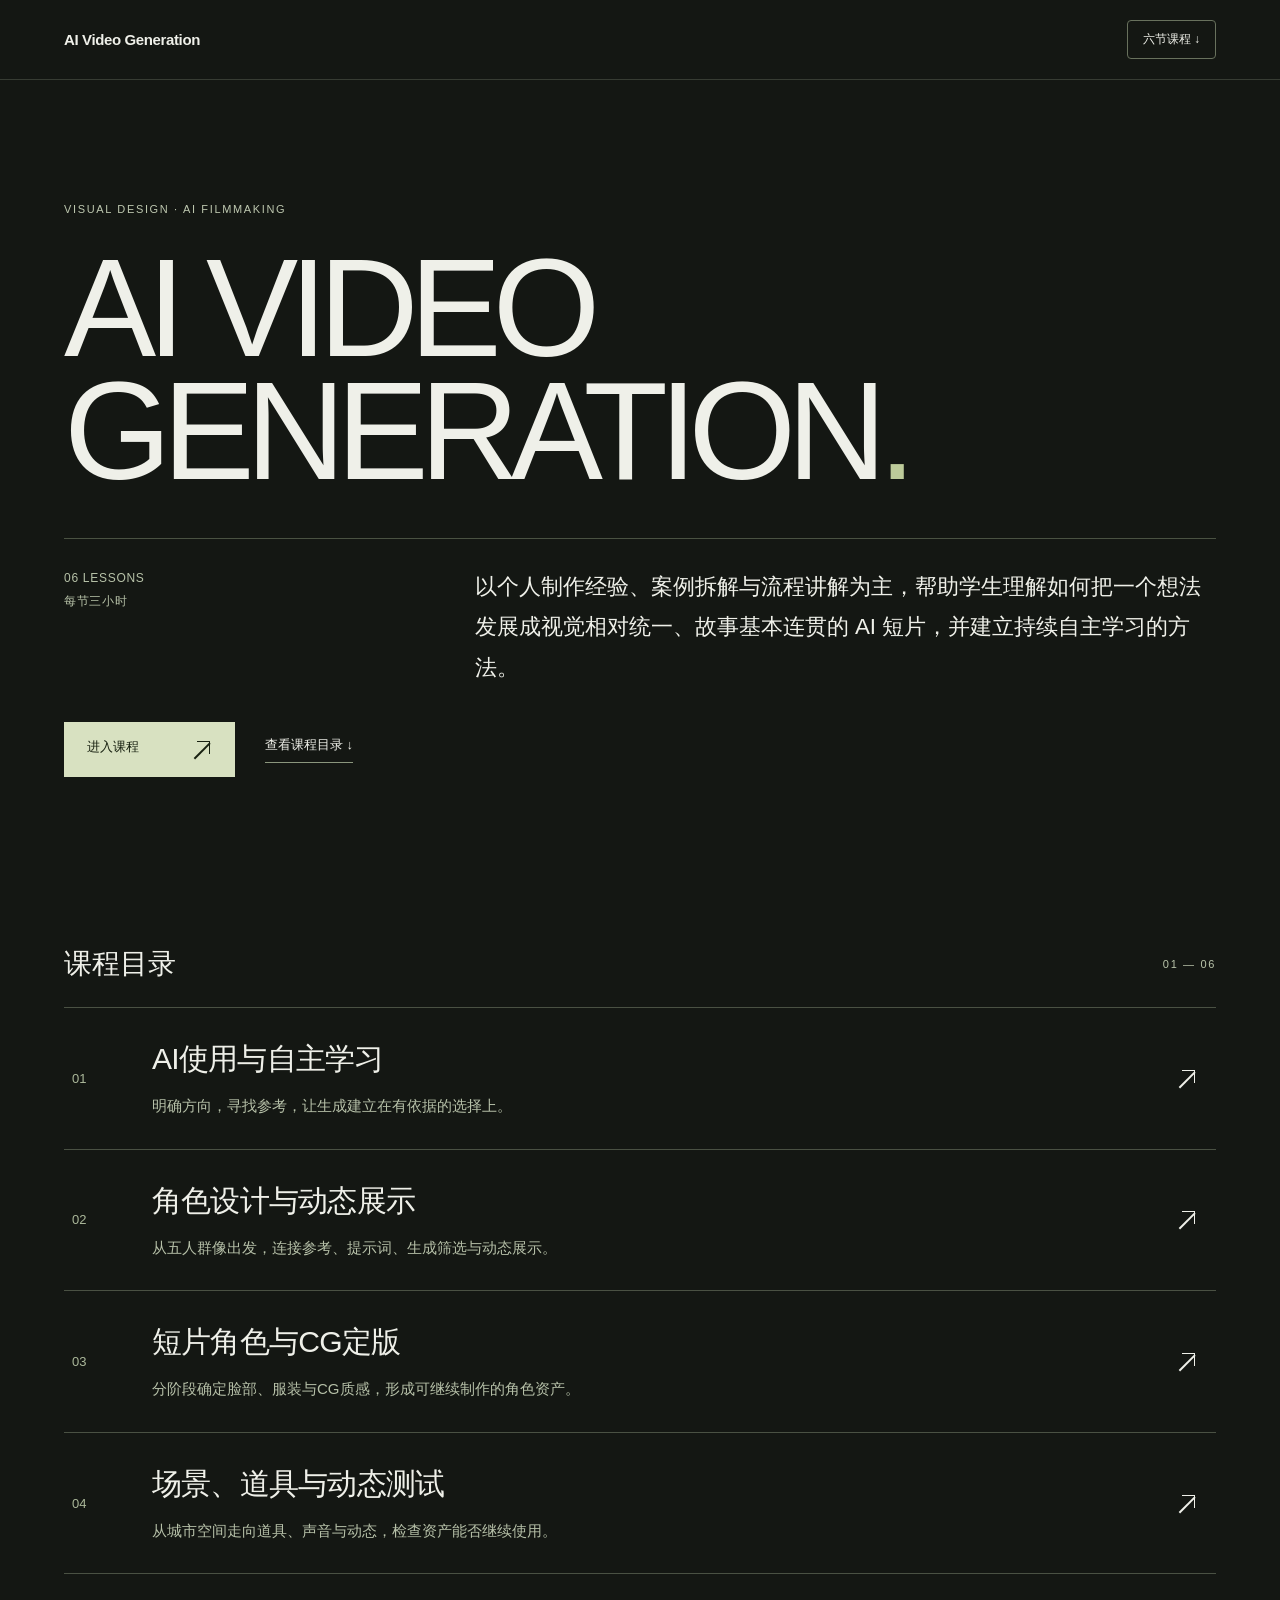
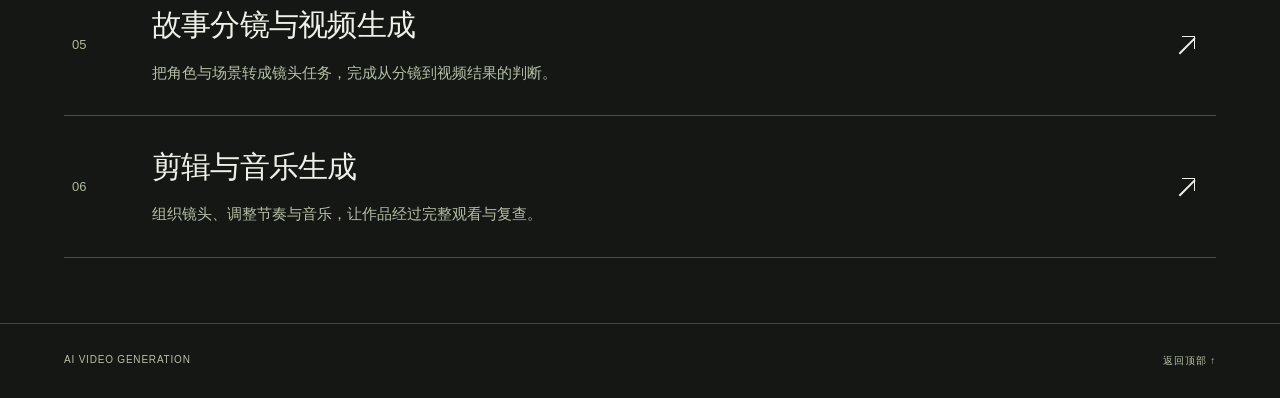
<file: index.html>
<!doctype html><html lang="zh-CN"><head><meta charset="utf-8"><meta name="viewport" content="width=device-width,initial-scale=1"><title>AI Video Generation · 六节课堂</title><meta name="description" content="AI Video Generation课程，现场流程演示与案例讲解。"><link rel="stylesheet" href="v6.css"><script src="v6.js" defer></script><meta name="course-build" content="V6-20261010"><link rel="stylesheet" href="classroom.css?v=paging-20261010"><link rel="stylesheet" href="home-classroom.css?v=click-entry-1"><script src="home-classroom.js?v=click-entry-1" defer></script></head><body class="index-page home-v6"><a class="skip" href="#main">跳到正文</a><header class="topbar"><a class="logo" href="index.html">AI Video Generation</a><a class="header-index" href="#directory">六节课程 ↓</a></header><main id="main"><section class="home-introduction home-original-cover" data-home-cover><div class="home-eyebrow">VISUAL DESIGN · AI FILMMAKING</div><h1><button type="button" data-home-enter="" aria-label="进入 AI Video Generation 课程">AI VIDEO<br>GENERATION<span class="title-dot">.</span></button></h1><div class="home-summary"><span class="course-count">06 LESSONS<br>每节三小时</span><p>以个人制作经验、案例拆解与流程讲解为主，帮助学生理解如何把一个想法发展成视觉相对统一、故事基本连贯的 AI 短片，并建立持续自主学习的方法。</p></div><div class="home-actions"><a class="primary-action" href="#directory">进入课程 <span class="drawn-arrow" aria-hidden="true"></span></a><a href="#directory">查看课程目录 ↓</a><button type="button" class="replay-opening" data-home-opening-replay hidden>观看开场</button></div>
  <dialog class="opening-dialog course-opening" aria-label="AI Video Generation 开场" data-home-opening>
    <button type="button" class="opening-skip" data-opening-skip>跳过开场 →</button>
    <div class="opening-stage" aria-hidden="true">
      <svg class="opening-wait" viewbox="0 0 88 140" data-opening-wait>
        <g data-wait-bounce><circle cx="44" cy="30" r="25" fill="#0C0B0B" data-wait-ball></circle></g>
        <line x1="5" y1="134" x2="83" y2="134" stroke="#0C0B0B" stroke-width="6" stroke-linecap="round" data-wait-line></line>
      </svg>
      <svg class="opening-art" viewbox="0 0 2086 1080" preserveaspectratio="xMidYMid slice" data-opening-art>
        <defs>
          <clippath id="course-opening-mask-0" clippathunits="userSpaceOnUse"><circle data-opening-mask="0"></circle></clippath>
          <clippath id="course-opening-mask-1" clippathunits="userSpaceOnUse"><circle data-opening-mask="1"></circle></clippath>
          <clippath id="course-opening-mask-2" clippathunits="userSpaceOnUse"><circle data-opening-mask="2"></circle></clippath>
        </defs>
        <rect width="100%" height="100%" fill="#FDFCFA"></rect>
        <circle fill="#0C0B0B" data-opening-disc="0"></circle>
        <text fill="#0C0B0B" data-opening-text="0">IMAGINE</text>
        <g clip-path="url(#course-opening-mask-0)"><text fill="#FDFCFA" data-opening-text="0">IMAGINE</text></g>
        <circle fill="#FDFCFA" data-opening-disc="1"></circle>
        <text fill="#FDFCFA" data-opening-text="1">CREATE</text>
        <g clip-path="url(#course-opening-mask-1)"><text fill="#0C0B0B" data-opening-text="1">CREATE</text></g>
        <text fill="#0C0B0B" data-opening-text="2">MOVE</text>
        <circle fill="#0C0B0B" data-opening-disc="2"></circle>
        <g clip-path="url(#course-opening-mask-2)"><text fill="#FDFCFA" data-opening-text="2">MOVE</text></g>
      </svg>
    </div>
  </dialog>
</section>


<section id="directory" class="directory-section"><div class="directory-heading"><h2>课程目录</h2><span>01 — 06</span></div><nav class="chapter-rail" aria-label="六节课程"><a class="chapter-card" href="lesson-01.html#overview"><span class="card-number">01</span><div class="card-title"><h2>AI使用与自主学习</h2><span class="lesson-summary">明确方向，寻找参考，让生成建立在有依据的选择上。</span></div><span class="card-arrow drawn-arrow" aria-hidden="true"></span></a><a class="chapter-card" href="lesson-02.html#overview"><span class="card-number">02</span><div class="card-title"><h2>角色设计与动态展示</h2><span class="lesson-summary">从五人群像出发，连接参考、提示词、生成筛选与动态展示。</span></div><span class="card-arrow drawn-arrow" aria-hidden="true"></span></a><a class="chapter-card" href="lesson-03.html#overview"><span class="card-number">03</span><div class="card-title"><h2>短片角色与CG定版</h2><span class="lesson-summary">分阶段确定脸部、服装与CG质感，形成可继续制作的角色资产。</span></div><span class="card-arrow drawn-arrow" aria-hidden="true"></span></a><a class="chapter-card" href="lesson-04.html#overview"><span class="card-number">04</span><div class="card-title"><h2>场景、道具与动态测试</h2><span class="lesson-summary">从城市空间走向道具、声音与动态，检查资产能否继续使用。</span></div><span class="card-arrow drawn-arrow" aria-hidden="true"></span></a><a class="chapter-card" href="lesson-05.html#overview"><span class="card-number">05</span><div class="card-title"><h2>故事分镜与视频生成</h2><span class="lesson-summary">把角色与场景转成镜头任务，完成从分镜到视频结果的判断。</span></div><span class="card-arrow drawn-arrow" aria-hidden="true"></span></a><a class="chapter-card" href="lesson-06.html#overview"><span class="card-number">06</span><div class="card-title"><h2>剪辑与音乐生成</h2><span class="lesson-summary">组织镜头、调整节奏与音乐，让作品经过完整观看与复查。</span></div><span class="card-arrow drawn-arrow" aria-hidden="true"></span></a></nav></section></main><footer class="lesson-footer"><span>AI VIDEO GENERATION</span><a href="#main">返回顶部 ↑</a></footer></body></html>
</file>
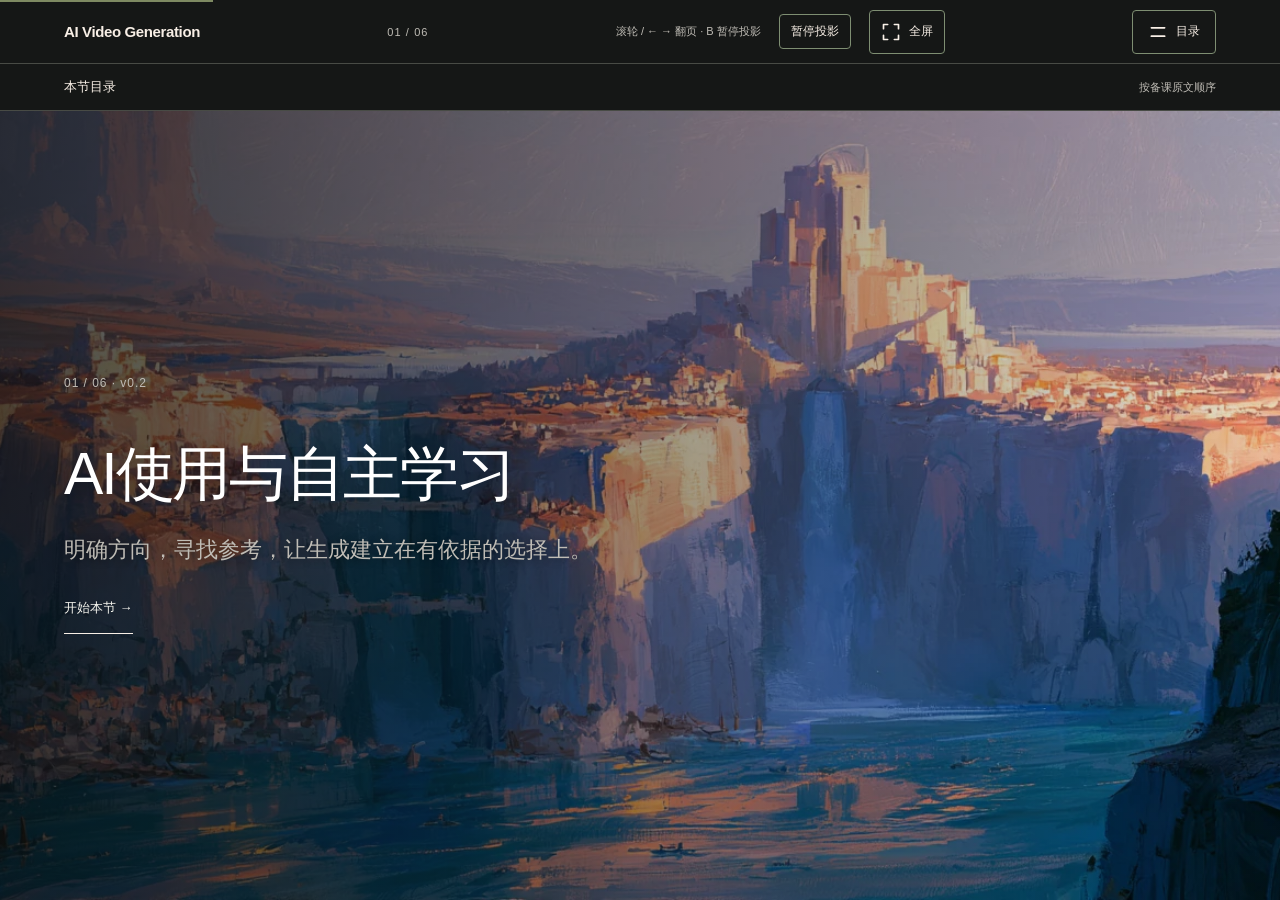
<file: lesson-01/index.html>
<!doctype html><html lang="zh-CN"><meta charset="utf-8"><title>课程入口</title><script>location.replace('../lesson-01.html'+location.search+location.hash)</script><a href="../lesson-01.html">打开课程</a></html>
</file>
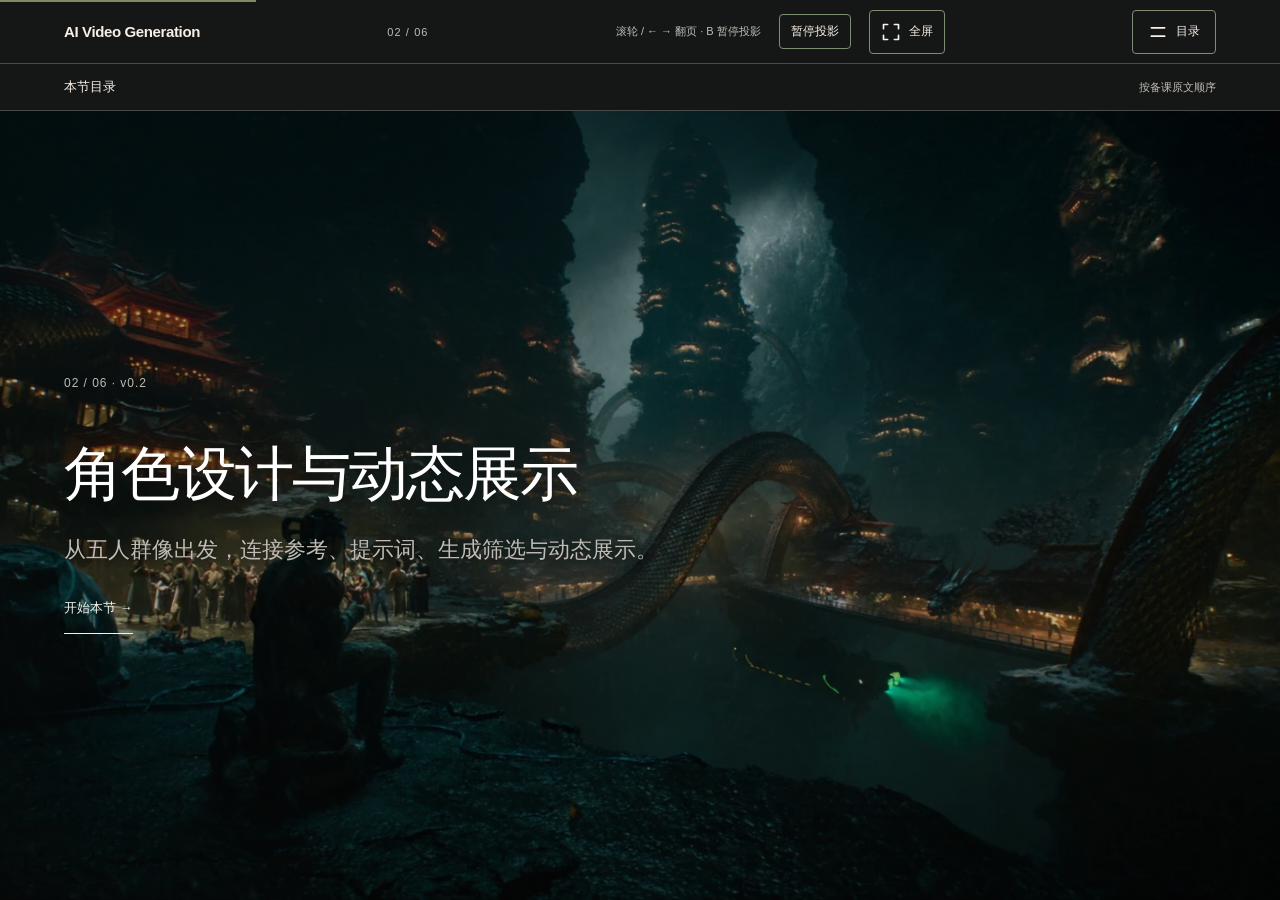
<file: lesson-02/index.html>
<!doctype html><html lang="zh-CN"><meta charset="utf-8"><title>课程入口</title><script>location.replace('../lesson-02.html'+location.search+location.hash)</script><a href="../lesson-02.html">打开课程</a></html>
</file>
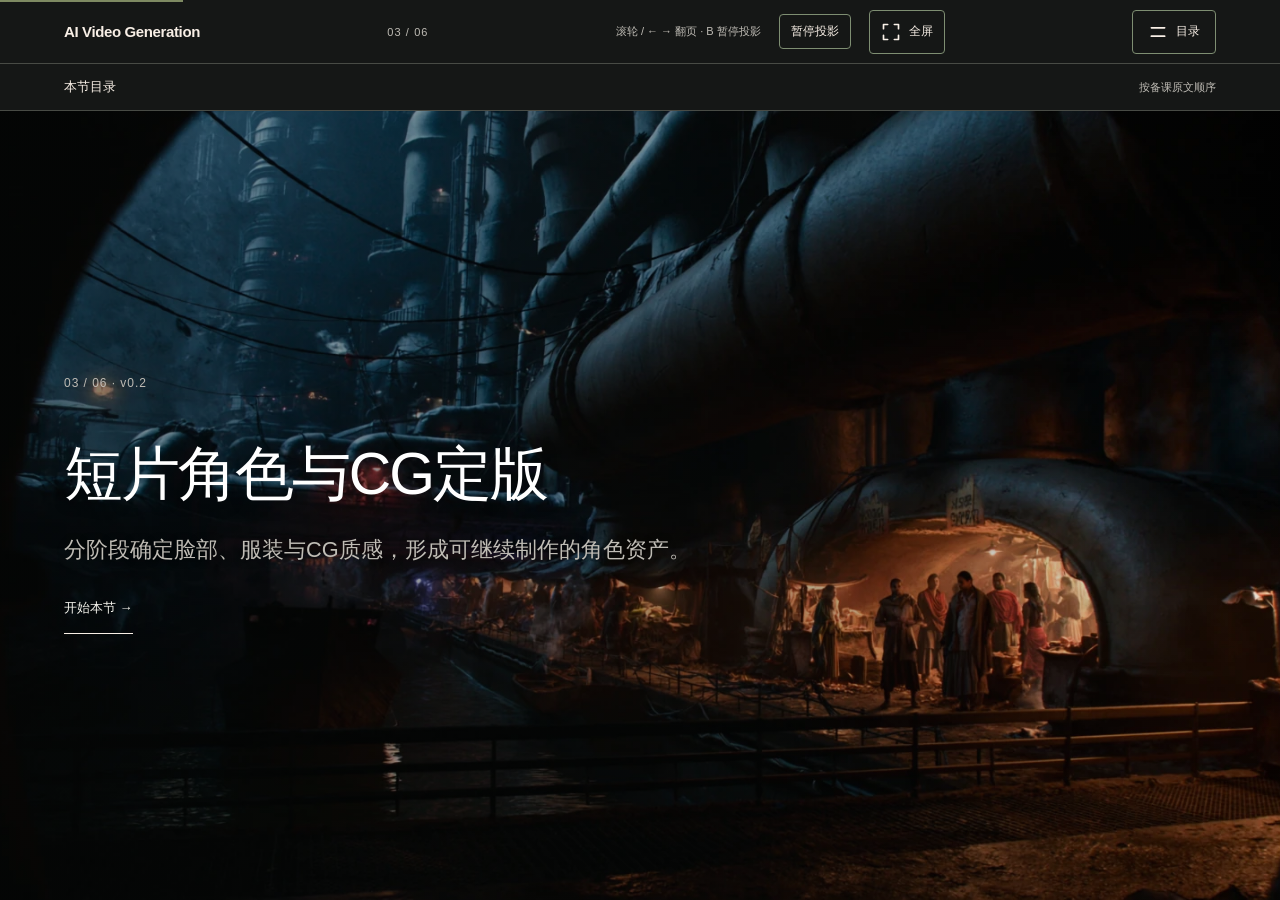
<file: lesson-03/index.html>
<!doctype html><html lang="zh-CN"><meta charset="utf-8"><title>课程入口</title><script>location.replace('../lesson-03.html'+location.search+location.hash)</script><a href="../lesson-03.html">打开课程</a></html>
</file>
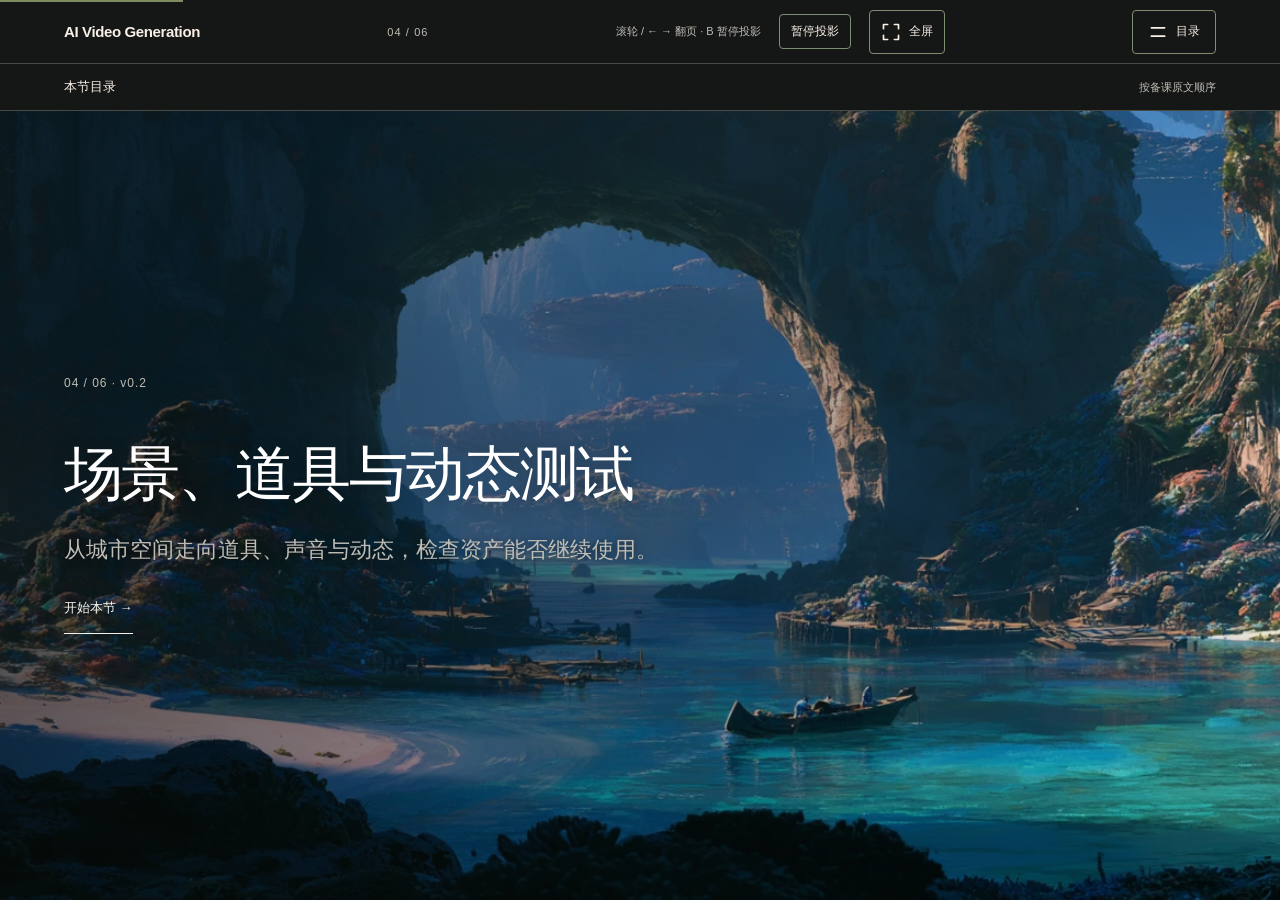
<file: lesson-04/index.html>
<!doctype html><html lang="zh-CN"><meta charset="utf-8"><title>课程入口</title><script>location.replace('../lesson-04.html'+location.search+location.hash)</script><a href="../lesson-04.html">打开课程</a></html>
</file>
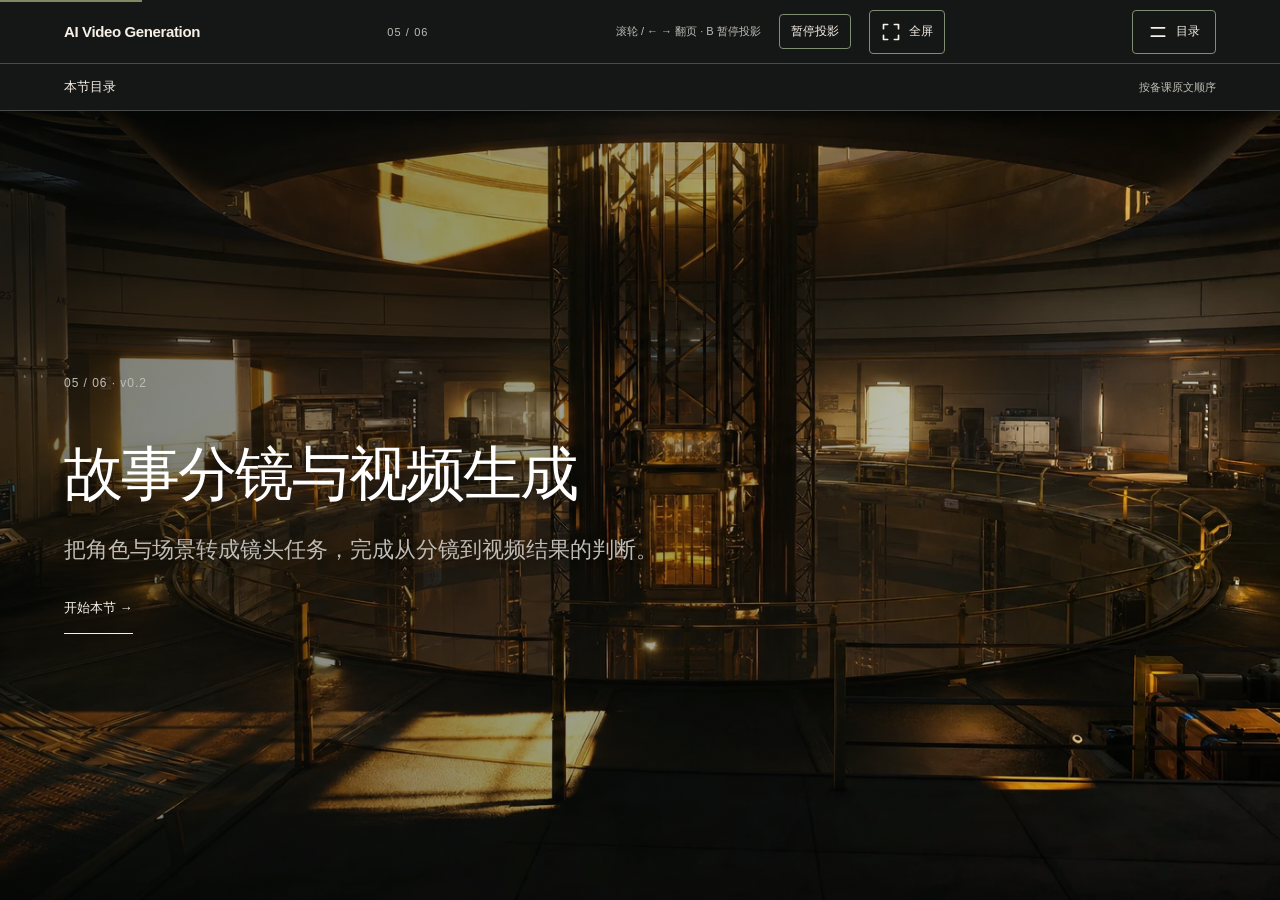
<file: lesson-05/index.html>
<!doctype html><html lang="zh-CN"><meta charset="utf-8"><title>课程入口</title><script>location.replace('../lesson-05.html'+location.search+location.hash)</script><a href="../lesson-05.html">打开课程</a></html>
</file>
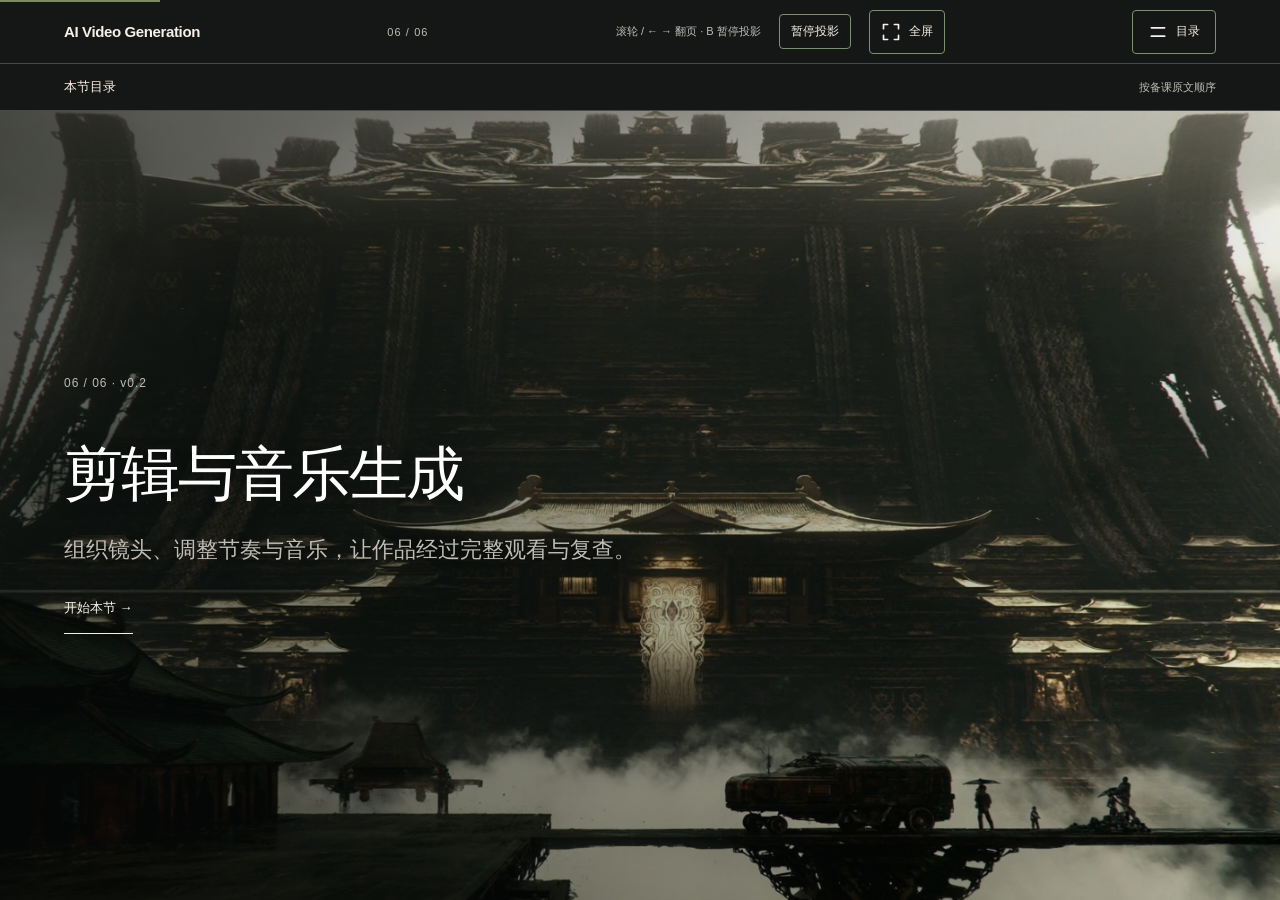
<file: lesson-06/index.html>
<!doctype html><html lang="zh-CN"><meta charset="utf-8"><title>课程入口</title><script>location.replace('../lesson-06.html'+location.search+location.hash)</script><a href="../lesson-06.html">打开课程</a></html>
</file>
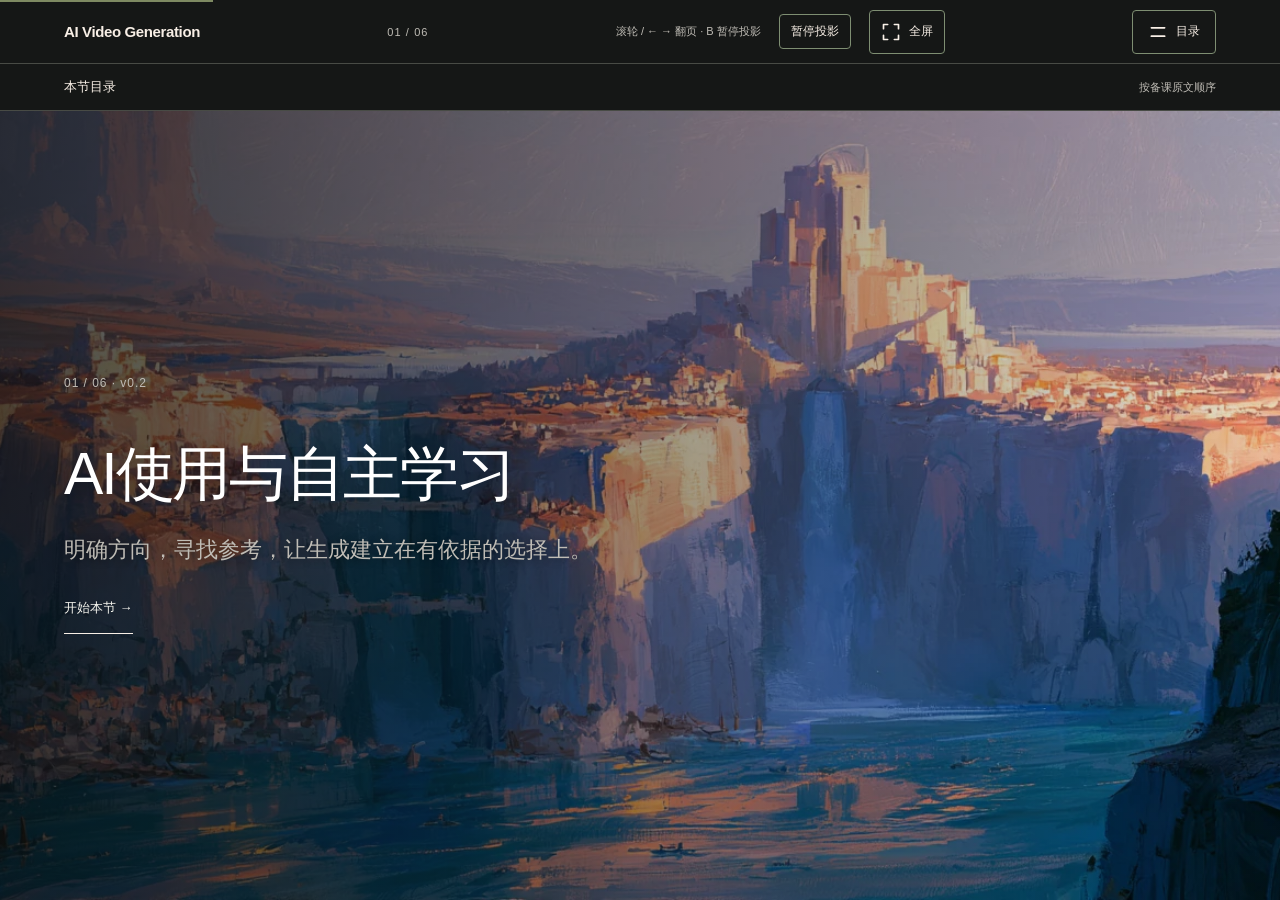
<file: lesson-01.html>
<!doctype html><html lang="zh-CN"><head><meta charset="utf-8"><meta name="viewport" content="width=device-width,initial-scale=1"><title>第1节 · AI使用与自主学习 | AI Video Generation</title><meta name="course-build" content="V02-PRESENTATION-TOPICS"><link rel="stylesheet" href="v6.css"><link rel="stylesheet" href="v7.css"><link rel="stylesheet" href="classroom.css?v=entry-fast-20261010"><script src="v6.js" defer></script><script src="classroom-deck.js?v=entry-fast-20261010" defer></script><script src="classroom.js?v=entry-fast-20261010" defer></script></head><body class="lesson-page canonical-page source-ordered topic-presentation"><a class="skip" href="#main">跳到正文</a><header class="topbar"><a class="logo" href="index.html#directory">AI Video Generation</a><span class="top-note">01 / 06</span><span class="classroom-hint">滚轮 / ← → 翻页 · B 暂停投影</span><button class="teaching-control" type="button" data-blackout>暂停投影</button><button class="pill menu-open" type="button" hidden>全部课程</button></header><dialog class="directory-dialog"><div class="topbar"><span class="logo">六节课程</span><button class="pill menu-close">关闭 ×</button></div><nav class="chapter-rail"><a class="chapter-card" href="lesson-01.html#overview"><span class="card-number">01</span><div class="card-title"><h2>AI使用与自主学习</h2><span class="lesson-summary">明确方向，寻找参考，让生成建立在有依据的选择上。</span></div><span class="card-arrow drawn-arrow" aria-hidden="true"></span></a><a class="chapter-card" href="lesson-02.html#overview"><span class="card-number">02</span><div class="card-title"><h2>角色设计与动态展示</h2><span class="lesson-summary">从五人群像出发，连接参考、提示词、生成筛选与动态展示。</span></div><span class="card-arrow drawn-arrow" aria-hidden="true"></span></a><a class="chapter-card" href="lesson-03.html#overview"><span class="card-number">03</span><div class="card-title"><h2>短片角色与CG定版</h2><span class="lesson-summary">分阶段确定脸部、服装与CG质感，形成可继续制作的角色资产。</span></div><span class="card-arrow drawn-arrow" aria-hidden="true"></span></a><a class="chapter-card" href="lesson-04.html#overview"><span class="card-number">04</span><div class="card-title"><h2>场景、道具与动态测试</h2><span class="lesson-summary">从城市空间走向道具、声音与动态，检查资产能否继续使用。</span></div><span class="card-arrow drawn-arrow" aria-hidden="true"></span></a><a class="chapter-card" href="lesson-05.html#overview"><span class="card-number">05</span><div class="card-title"><h2>故事分镜与视频生成</h2><span class="lesson-summary">把角色与场景转成镜头任务，完成从分镜到视频结果的判断。</span></div><span class="card-arrow drawn-arrow" aria-hidden="true"></span></a><a class="chapter-card" href="lesson-06.html#overview"><span class="card-number">06</span><div class="card-title"><h2>剪辑与音乐生成</h2><span class="lesson-summary">组织镜头、调整节奏与音乐，让作品经过完整观看与复查。</span></div><span class="card-arrow drawn-arrow" aria-hidden="true"></span></a></nav></dialog><main id="main"><section class="canonical-hero course-cover-background" data-tone="dark" id="overview" style="--cover-shade:0.72"><img class="course-cover-image" src="assets/lesson-01-cover-background.webp" alt="" aria-hidden="true" fetchpriority="high"><div class="hero-kicker">01 / 06 · v0.2</div><h1>AI使用与自主学习</h1><p class="canonical-goal">明确方向，寻找参考，让生成建立在有依据的选择上。</p><a class="hero-next" href="#scene-source-lesson-1-topic-1">开始本节 →</a></section><details class="lesson-outline"><summary>本节目录 <span>按备课原文顺序</span></summary><nav><a data-source-level="2" href="#scene-source-lesson-1-topic-1"><span>01</span>AI使用与审美</a><a data-source-level="2" href="#scene-source-lesson-1-topic-2"><span>02</span>设计资料与工具</a><a data-source-level="2" href="#scene-source-lesson-1-topic-3"><span>03</span>从想法到参考</a><a data-source-level="2" href="#scene-source-lesson-1-topic-4"><span>04</span>ChatGPT工作方法</a><a data-source-level="2" href="#scene-source-lesson-1-topic-5"><span>05</span>AI与自主学习</a></nav></details><section class="canonical-scene source-section topic-text-only topic-background" id="scene-source-lesson-1-topic-1" data-tone="dark" data-source-level="2" data-topic-background="assets/lesson-01-aesthetic-background.png"><div class="topic-copy"><div class="slide-kicker">01 / 01</div><h2 class="slide-title">AI使用与审美</h2><p class="slide-lead source-intro">从轮廓、色彩与材质出发，为筛选和修改找到具体画面依据。</p><button type="button" class="topic-reference-button" data-reference-open="references-lesson-1-topic-1">网页参考 · 1 ↗</button><dialog class="topic-reference-dialog" id="references-lesson-1-topic-1"><header><h2>AI使用与审美 · 网页参考</h2><button type="button" data-reference-close aria-label="关闭网页参考">关闭 ×</button></header></dialog></div></section><section class="canonical-scene source-section topic-text-only " id="scene-source-lesson-1-topic-2" data-tone="light" data-source-level="2"><div class="topic-copy"><div class="slide-kicker">01 / 02</div><h2 class="slide-title">设计资料与工具</h2><p class="slide-lead source-intro">按设计问题寻找参考，记录出处、借用特征与使用范围。</p><nav class="topic-inline-reference-grid" aria-label="网页参考"><a href="https://www.pinterest.com/" target="_blank" rel="noopener"><span>Pinterest</span><span aria-hidden="true">↗</span></a><a href="https://www.artstation.com/search" target="_blank" rel="noopener"><span>ArtStation</span><span aria-hidden="true">↗</span></a><a href="https://www.behance.net/search/projects/character%20design?locale=en_US" target="_blank" rel="noopener"><span>Behance</span><span aria-hidden="true">↗</span></a><a href="https://film-grab.com/" target="_blank" rel="noopener"><span>FilmGrab</span><span aria-hidden="true">↗</span></a><a href="https://shotdeck.com/" target="_blank" rel="noopener"><span>ShotDeck</span><span aria-hidden="true">↗</span></a><a href="https://digicol.dpm.org.cn/" target="_blank" rel="noopener"><span>故宫数字文物库</span><span aria-hidden="true">↗</span></a></nav></div></section><section class="canonical-scene source-section topic-text-only topic-background" id="scene-source-lesson-1-topic-3" data-tone="dark" data-source-level="2" data-topic-background="assets/lesson-01-reference-background.png"><div class="topic-copy"><div class="slide-kicker">01 / 03</div><h2 class="slide-title">从想法到参考</h2><p class="slide-lead source-intro"></p></div></section><section class="canonical-scene source-section topic-text-only " id="scene-source-lesson-1-topic-4" data-tone="light" data-source-level="2"><div class="topic-copy"><div class="slide-kicker">01 / 04</div><h2 class="slide-title">ChatGPT工作方法</h2><p class="slide-lead source-intro">通过澄清目标、检查假设与整理依据，让每次提问推动下一步。</p></div></section><section class="canonical-scene source-section topic-text-only " id="scene-source-lesson-1-topic-5" data-tone="light" data-source-level="2"><div class="topic-copy"><div class="slide-kicker">01 / 05</div><h2 class="slide-title">AI与自主学习</h2><p class="slide-lead source-intro">从真实问题出发，核对资料、尝试方法，并保存可复用的经验。</p></div></section></main><div class="reading-progress"></div></body></html>
</file>
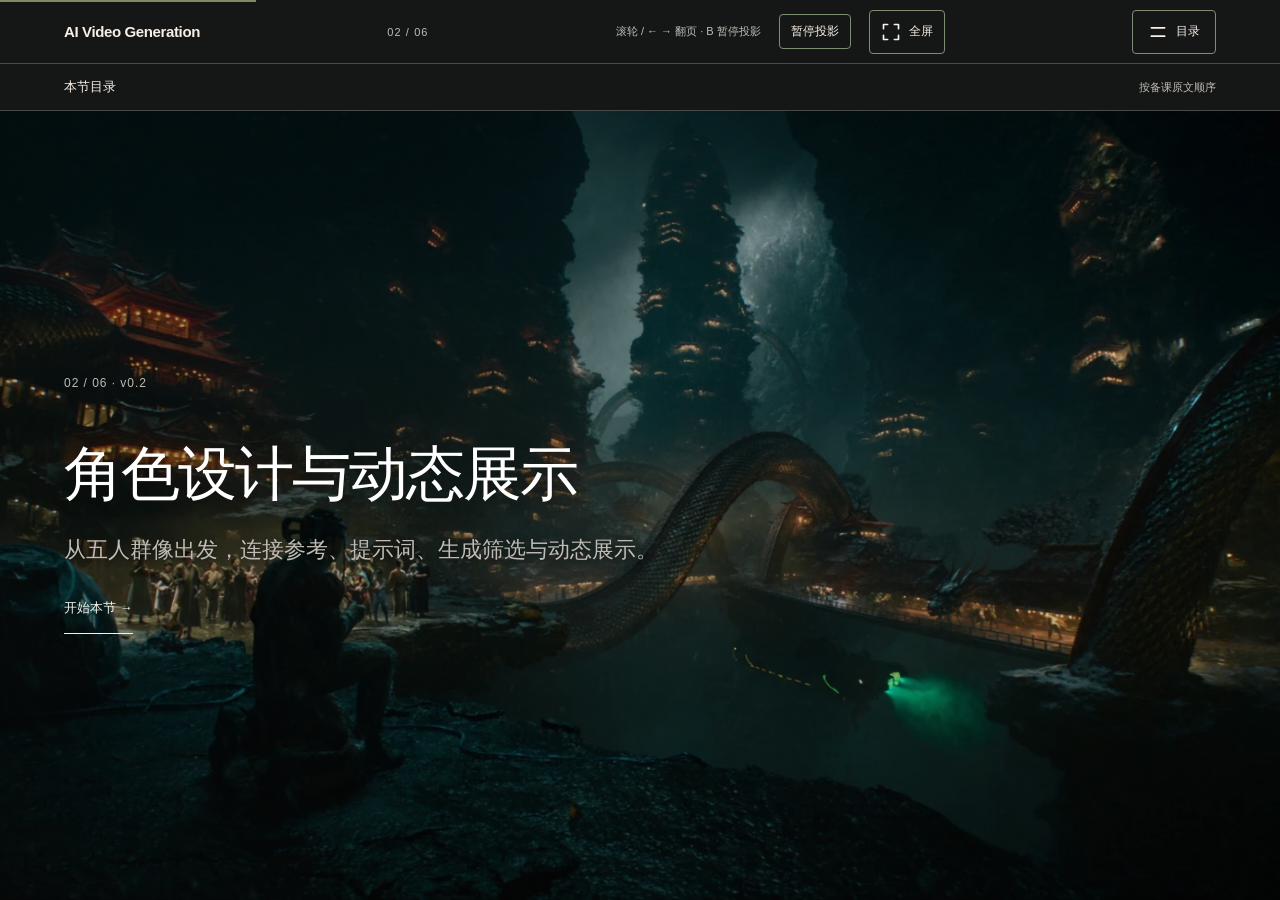
<file: lesson-02.html>
<!doctype html><html lang="zh-CN"><head><meta charset="utf-8"><meta name="viewport" content="width=device-width,initial-scale=1"><title>第2节 · 角色设计与动态展示 | AI Video Generation</title><meta name="course-build" content="V02-PRESENTATION-TOPICS"><link rel="stylesheet" href="v6.css"><link rel="stylesheet" href="v7.css"><link rel="stylesheet" href="classroom.css?v=entry-fast-20261010"><script src="v6.js" defer></script><script src="classroom-deck.js?v=entry-fast-20261010" defer></script><script src="classroom.js?v=entry-fast-20261010" defer></script></head><body class="lesson-page canonical-page source-ordered topic-presentation"><a class="skip" href="#main">跳到正文</a><header class="topbar"><a class="logo" href="index.html#directory">AI Video Generation</a><span class="top-note">02 / 06</span><span class="classroom-hint">滚轮 / ← → 翻页 · B 暂停投影</span><button class="teaching-control" type="button" data-blackout>暂停投影</button><button class="pill menu-open" type="button" hidden>全部课程</button></header><dialog class="directory-dialog"><div class="topbar"><span class="logo">六节课程</span><button class="pill menu-close">关闭 ×</button></div><nav class="chapter-rail"><a class="chapter-card" href="lesson-01.html#overview"><span class="card-number">01</span><div class="card-title"><h2>AI使用与自主学习</h2><span class="lesson-summary">明确方向，寻找参考，让生成建立在有依据的选择上。</span></div><span class="card-arrow drawn-arrow" aria-hidden="true"></span></a><a class="chapter-card" href="lesson-02.html#overview"><span class="card-number">02</span><div class="card-title"><h2>角色设计与动态展示</h2><span class="lesson-summary">从五人群像出发，连接参考、提示词、生成筛选与动态展示。</span></div><span class="card-arrow drawn-arrow" aria-hidden="true"></span></a><a class="chapter-card" href="lesson-03.html#overview"><span class="card-number">03</span><div class="card-title"><h2>短片角色与CG定版</h2><span class="lesson-summary">分阶段确定脸部、服装与CG质感，形成可继续制作的角色资产。</span></div><span class="card-arrow drawn-arrow" aria-hidden="true"></span></a><a class="chapter-card" href="lesson-04.html#overview"><span class="card-number">04</span><div class="card-title"><h2>场景、道具与动态测试</h2><span class="lesson-summary">从城市空间走向道具、声音与动态，检查资产能否继续使用。</span></div><span class="card-arrow drawn-arrow" aria-hidden="true"></span></a><a class="chapter-card" href="lesson-05.html#overview"><span class="card-number">05</span><div class="card-title"><h2>故事分镜与视频生成</h2><span class="lesson-summary">把角色与场景转成镜头任务，完成从分镜到视频结果的判断。</span></div><span class="card-arrow drawn-arrow" aria-hidden="true"></span></a><a class="chapter-card" href="lesson-06.html#overview"><span class="card-number">06</span><div class="card-title"><h2>剪辑与音乐生成</h2><span class="lesson-summary">组织镜头、调整节奏与音乐，让作品经过完整观看与复查。</span></div><span class="card-arrow drawn-arrow" aria-hidden="true"></span></a></nav></dialog><main id="main"><section class="canonical-hero course-cover-background" data-tone="dark" id="overview" style="--cover-shade:0.36"><img class="course-cover-image" src="assets/lesson-02-cover-background.webp" alt="" aria-hidden="true" fetchpriority="high"><div class="hero-kicker">02 / 06 · v0.2</div><h1>角色设计与动态展示</h1><p class="canonical-goal">从五人群像出发，连接参考、提示词、生成筛选与动态展示。</p><a class="hero-next" href="#scene-source-lesson-2-topic-1">开始本节 →</a></section><details class="lesson-outline"><summary>本节目录 <span>按备课原文顺序</span></summary><nav><a data-source-level="2" href="#scene-source-lesson-2-topic-1"><span>01</span>任务与参考</a><a data-source-level="2" href="#scene-source-lesson-2-topic-2"><span>02</span>GPT与MJ提示词</a><a data-source-level="2" href="#scene-source-lesson-2-topic-3"><span>03</span>生成、筛选与修改</a><a data-source-level="2" href="#scene-source-lesson-2-topic-4"><span>04</span>角色动态展示</a></nav></details><section class="canonical-scene source-section topic-with-media " id="scene-source-lesson-2-topic-1" data-tone="dark" data-source-level="2"><div class="topic-copy"><div class="slide-kicker">02 / 01</div><h2 class="slide-title">任务与参考</h2><p class="slide-lead source-intro">将唐风奇幻与磁悬浮科技落实为五人的轮廓、服装、站位和道具。</p><button type="button" class="topic-reference-button" data-reference-open="references-lesson-2-topic-1">网页参考 · 2 ↗</button><dialog class="topic-reference-dialog" id="references-lesson-2-topic-1"><header><h2>任务与参考 · 网页参考</h2><button type="button" data-reference-close aria-label="关闭网页参考">关闭 ×</button></header><nav class="source-reference-links" aria-label="本段网页参考"><a href="https://www.metmuseum.org/art/collection" target="_blank" rel="noopener"><span>The Met 馆藏检索</span><span aria-hidden="true">↗</span></a><a href="https://www.artstation.com/" target="_blank" rel="noopener"><span>ArtStation</span><span aria-hidden="true">↗</span></a></nav></dialog></div><div class="classroom-gallery" data-classroom-gallery><figure class="classroom-media-panel" data-classroom-panel><div class="media-stage"><img data-course-src="assets/v02-lesson-02-04.webp" alt="第二节历史群像案例 角色群像0_0.png" decoding="async"></div><figcaption class="media-caption">第二节历史群像案例 角色群像0_0.png</figcaption></figure></div></section><section class="canonical-scene source-section topic-with-media " id="scene-source-lesson-2-topic-2" data-tone="dark" data-source-level="2"><div class="topic-copy"><div class="slide-kicker">02 / 02</div><h2 class="slide-title">GPT与MJ提示词</h2><p class="slide-lead source-intro">整理已确认的角色特征，把主题与参考转成具体的画面描述。</p><button type="button" class="topic-reference-button" data-reference-open="references-lesson-2-topic-2">网页参考 · 2 ↗</button><dialog class="topic-reference-dialog" id="references-lesson-2-topic-2"><header><h2>GPT与MJ提示词 · 网页参考</h2><button type="button" data-reference-close aria-label="关闭网页参考">关闭 ×</button></header><nav class="source-reference-links" aria-label="本段网页参考"><a href="https://docs.midjourney.com/hc/en-us/articles/32023408776205-Prompt-Basics" target="_blank" rel="noopener"><span>Prompt Basics</span><span aria-hidden="true">↗</span></a><a href="https://docs.midjourney.com/hc/en-us/articles/31894244298125-Aspect-Ratio" target="_blank" rel="noopener"><span>Aspect Ratio</span><span aria-hidden="true">↗</span></a></nav></dialog></div><div class="classroom-gallery" data-classroom-gallery><figure class="classroom-media-panel" data-classroom-panel><div class="media-stage"><img data-course-src="assets/v02-lesson-02-05.webp" alt="第二节历史群像案例 角色群像0_1.png" decoding="async"></div><figcaption class="media-caption">第二节历史群像案例 角色群像0_1.png</figcaption></figure></div></section><section class="canonical-scene source-section topic-with-media " id="scene-source-lesson-2-topic-3" data-tone="dark" data-source-level="2"><div class="topic-copy"><div class="slide-kicker">02 / 03</div><h2 class="slide-title">生成、筛选与修改</h2><p class="slide-lead source-intro">按人数、角色差异、遮挡与道具归属筛选，每轮只改一个主要问题。</p><button type="button" class="topic-reference-button" data-reference-open="references-lesson-2-topic-3">网页参考 · 3 ↗</button><dialog class="topic-reference-dialog" id="references-lesson-2-topic-3"><header><h2>生成、筛选与修改 · 网页参考</h2><button type="button" data-reference-close aria-label="关闭网页参考">关闭 ×</button></header><nav class="source-reference-links" aria-label="本段网页参考"><a href="https://docs.midjourney.com/hc/en-us/articles/33329261836941-Getting-Started-Guide" target="_blank" rel="noopener"><span>Midjourney 入门指南</span><span aria-hidden="true">↗</span></a><a href="https://docs.midjourney.com/hc/en-us/articles/32040250122381-Image-Prompts" target="_blank" rel="noopener"><span>Image Prompts</span><span aria-hidden="true">↗</span></a><a href="https://docs.midjourney.com/hc/en-us/articles/32180011136653-Style-Reference" target="_blank" rel="noopener"><span>Style Reference</span><span aria-hidden="true">↗</span></a></nav></dialog></div><div class="classroom-gallery" data-classroom-gallery><figure class="classroom-media-panel" data-classroom-panel><div class="media-stage"><img data-course-src="assets/v02-lesson-02-07.webp" alt="第二节历史群像案例 角色群像0_2.png" decoding="async"></div><figcaption class="media-caption">第二节历史群像案例 角色群像0_2.png</figcaption></figure></div></section><section class="canonical-scene source-section topic-with-media " id="scene-source-lesson-2-topic-4" data-tone="dark" data-source-level="2"><div class="topic-copy"><div class="slide-kicker">02 / 04</div><h2 class="slide-title">角色动态展示</h2><p class="slide-lead source-intro">从轻微动作开始，检查五人的身份、站位、服装和道具是否稳定。</p></div><div class="classroom-gallery" data-classroom-gallery><figure class="classroom-media-panel" data-classroom-panel><div class="media-stage"><img data-course-src="assets/v02-lesson-02-01.webp" alt="第二节历史案例 写实CG群像效果图" decoding="async"></div><figcaption class="media-caption">第二节历史案例 写实CG群像效果图</figcaption></figure><figure class="classroom-media-panel" data-classroom-panel hidden><div class="media-stage"><video controls playsinline preload="none" poster="assets/v02-lesson-02-02.poster.jpg" aria-label="第二节历史案例 角色群像动态演示"><source src="assets/v02-lesson-02-02.fast.mp4">请打开备课原稿查看视频。</video></div><figcaption class="media-caption">第二节历史案例 角色群像动态演示</figcaption></figure><figure class="classroom-media-panel" data-classroom-panel hidden><div class="media-stage"><img data-course-src="assets/v02-lesson-02-03.webp" alt="角色群像动态演示 六处关键帧" decoding="async"></div><figcaption class="media-caption">角色群像动态演示 六处关键帧</figcaption></figure><div class="media-thumbs"><button type="button" data-classroom-go="0" aria-pressed="true" aria-label="显示 第二节历史案例 写实CG群像效果图"><img data-course-src="assets/v02-lesson-02-01.webp" alt="" decoding="async"></button><button type="button" data-classroom-go="1" aria-pressed="false" aria-label="显示 第二节历史案例 角色群像动态演示">▷</button><button type="button" data-classroom-go="2" aria-pressed="false" aria-label="显示 角色群像动态演示 六处关键帧"><img data-course-src="assets/v02-lesson-02-03.webp" alt="" decoding="async"></button></div></div></section></main><div class="reading-progress"></div></body></html>
</file>
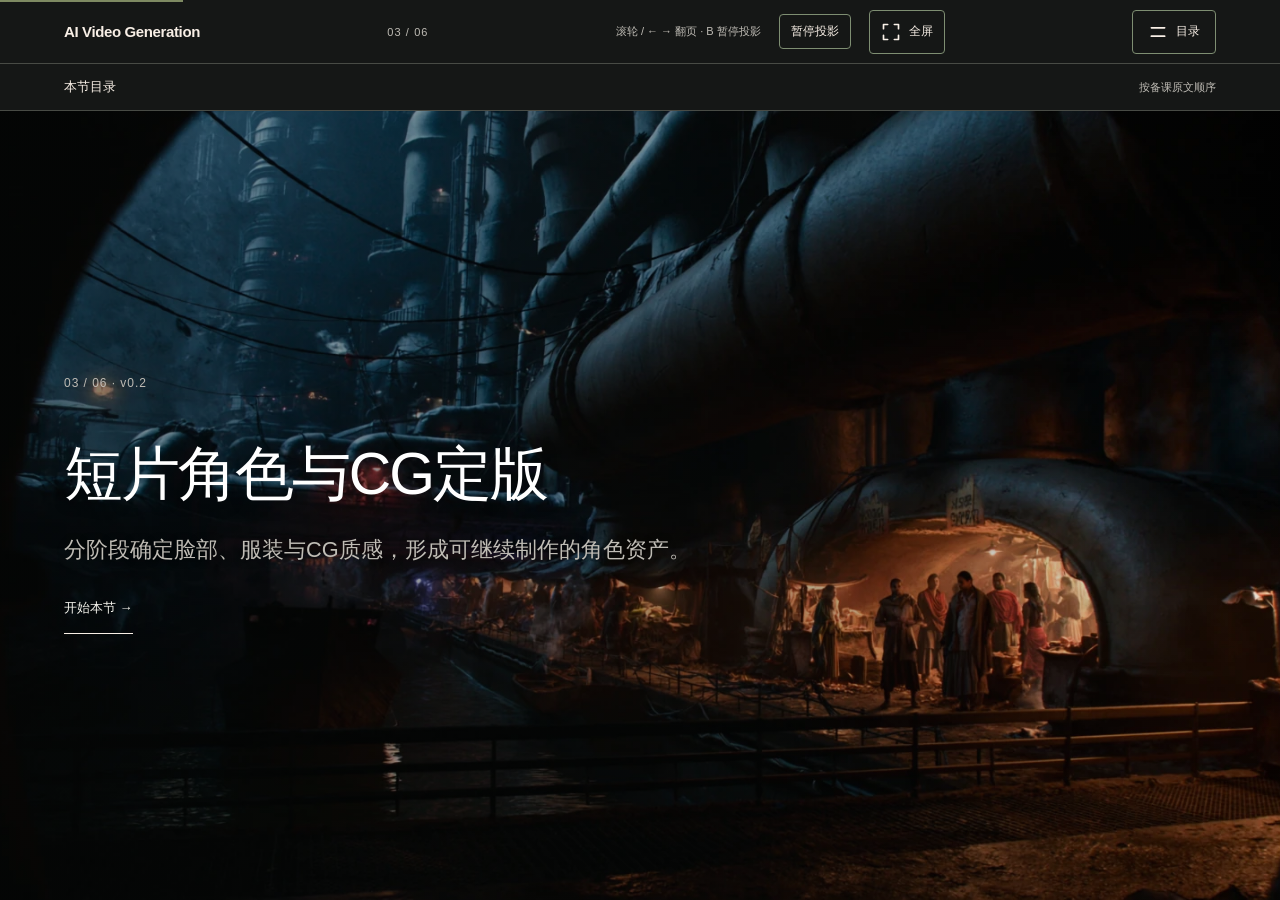
<file: lesson-03.html>
<!doctype html><html lang="zh-CN"><head><meta charset="utf-8"><meta name="viewport" content="width=device-width,initial-scale=1"><title>第3节 · 短片角色与CG定版 | AI Video Generation</title><meta name="course-build" content="V02-PRESENTATION-TOPICS"><link rel="stylesheet" href="v6.css"><link rel="stylesheet" href="v7.css"><link rel="stylesheet" href="classroom.css?v=entry-fast-20261010"><script src="v6.js" defer></script><script src="classroom-deck.js?v=entry-fast-20261010" defer></script><script src="classroom.js?v=entry-fast-20261010" defer></script></head><body class="lesson-page canonical-page source-ordered topic-presentation"><a class="skip" href="#main">跳到正文</a><header class="topbar"><a class="logo" href="index.html#directory">AI Video Generation</a><span class="top-note">03 / 06</span><span class="classroom-hint">滚轮 / ← → 翻页 · B 暂停投影</span><button class="teaching-control" type="button" data-blackout>暂停投影</button><button class="pill menu-open" type="button" hidden>全部课程</button></header><dialog class="directory-dialog"><div class="topbar"><span class="logo">六节课程</span><button class="pill menu-close">关闭 ×</button></div><nav class="chapter-rail"><a class="chapter-card" href="lesson-01.html#overview"><span class="card-number">01</span><div class="card-title"><h2>AI使用与自主学习</h2><span class="lesson-summary">明确方向，寻找参考，让生成建立在有依据的选择上。</span></div><span class="card-arrow drawn-arrow" aria-hidden="true"></span></a><a class="chapter-card" href="lesson-02.html#overview"><span class="card-number">02</span><div class="card-title"><h2>角色设计与动态展示</h2><span class="lesson-summary">从五人群像出发，连接参考、提示词、生成筛选与动态展示。</span></div><span class="card-arrow drawn-arrow" aria-hidden="true"></span></a><a class="chapter-card" href="lesson-03.html#overview"><span class="card-number">03</span><div class="card-title"><h2>短片角色与CG定版</h2><span class="lesson-summary">分阶段确定脸部、服装与CG质感，形成可继续制作的角色资产。</span></div><span class="card-arrow drawn-arrow" aria-hidden="true"></span></a><a class="chapter-card" href="lesson-04.html#overview"><span class="card-number">04</span><div class="card-title"><h2>场景、道具与动态测试</h2><span class="lesson-summary">从城市空间走向道具、声音与动态，检查资产能否继续使用。</span></div><span class="card-arrow drawn-arrow" aria-hidden="true"></span></a><a class="chapter-card" href="lesson-05.html#overview"><span class="card-number">05</span><div class="card-title"><h2>故事分镜与视频生成</h2><span class="lesson-summary">把角色与场景转成镜头任务，完成从分镜到视频结果的判断。</span></div><span class="card-arrow drawn-arrow" aria-hidden="true"></span></a><a class="chapter-card" href="lesson-06.html#overview"><span class="card-number">06</span><div class="card-title"><h2>剪辑与音乐生成</h2><span class="lesson-summary">组织镜头、调整节奏与音乐，让作品经过完整观看与复查。</span></div><span class="card-arrow drawn-arrow" aria-hidden="true"></span></a></nav></dialog><main id="main"><section class="canonical-hero course-cover-background" data-tone="dark" id="overview" style="--cover-shade:0.48"><img class="course-cover-image" src="assets/lesson-03-cover-background.webp" alt="" aria-hidden="true" fetchpriority="high"><div class="hero-kicker">03 / 06 · v0.2</div><h1>短片角色与CG定版</h1><p class="canonical-goal">分阶段确定脸部、服装与CG质感，形成可继续制作的角色资产。</p><a class="hero-next" href="#scene-source-lesson-3-topic-1">开始本节 →</a></section><details class="lesson-outline"><summary>本节目录 <span>按备课原文顺序</span></summary><nav><a data-source-level="2" href="#scene-source-lesson-3-topic-1"><span>01</span>角色需求与定版</a><a data-source-level="2" href="#scene-source-lesson-3-topic-2"><span>02</span>脸部参考提取</a><a data-source-level="2" href="#scene-source-lesson-3-topic-3"><span>03</span>面部生成与筛选</a><a data-source-level="2" href="#scene-source-lesson-3-topic-4"><span>04</span>服装设计与整合</a><a data-source-level="2" href="#scene-source-lesson-3-topic-5"><span>05</span>CG转换对照</a><a data-source-level="2" href="#scene-source-lesson-3-topic-6"><span>06</span>其他角色与群集</a></nav></details><section class="canonical-scene source-section topic-with-media " id="scene-source-lesson-3-topic-1" data-tone="dark" data-source-level="2"><div class="topic-copy"><div class="slide-kicker">03 / 01</div><h2 class="slide-title">角色需求与定版</h2><p class="slide-lead source-intro">明确角色的面部、身形、服装与用途，区分固定条件和试验范围。</p></div><div class="classroom-gallery" data-classroom-gallery><figure class="classroom-media-panel" data-classroom-panel><div class="media-stage"><img data-course-src="assets/v02-lesson-03-01.webp" alt="第三节头像素材 0_0.png" decoding="async"></div><figcaption class="media-caption">第三节头像素材 0_0.png</figcaption></figure></div></section><section class="canonical-scene source-section topic-with-media " id="scene-source-lesson-3-topic-2" data-tone="dark" data-source-level="2"><div class="topic-copy"><div class="slide-kicker">03 / 02</div><h2 class="slide-title">脸部参考提取</h2><p class="slide-lead source-intro">从独立头像中提取可见特征，分清身份、配饰与光照的影响。</p><button type="button" class="topic-reference-button" data-reference-open="references-lesson-3-topic-2">网页参考 · 4 ↗</button><dialog class="topic-reference-dialog" id="references-lesson-3-topic-2"><header><h2>脸部参考提取 · 网页参考</h2><button type="button" data-reference-close aria-label="关闭网页参考">关闭 ×</button></header><nav class="source-reference-links" aria-label="本段网页参考"><a href="https://docs.midjourney.com/hc/en-us/articles/32023408776205-Prompt-Basics" target="_blank" rel="noopener"><span>官方提示词说明</span><span aria-hidden="true">↗</span></a><a href="https://docs.midjourney.com/hc/en-us/articles/32040250122381-Image-Prompts" target="_blank" rel="noopener"><span>Image Prompts</span><span aria-hidden="true">↗</span></a><a href="https://docs.midjourney.com/hc/en-us/articles/36285124473997-Omni-Reference" target="_blank" rel="noopener"><span>Omni Reference</span><span aria-hidden="true">↗</span></a><a href="https://docs.midjourney.com/hc/en-us/articles/48495453462797-Edit-Model" target="_blank" rel="noopener"><span>Edit Model</span><span aria-hidden="true">↗</span></a></nav></dialog></div><div class="classroom-gallery" data-classroom-gallery><figure class="classroom-media-panel" data-classroom-panel><div class="media-stage"><img data-course-src="assets/v02-lesson-03-02.webp" alt="第三节头像素材 0_033.png" decoding="async"></div><figcaption class="media-caption">第三节头像素材 0_033.png</figcaption></figure></div></section><section class="canonical-scene source-section topic-with-media " id="scene-source-lesson-3-topic-3" data-tone="dark" data-source-level="2"><div class="topic-copy"><div class="slide-kicker">03 / 03</div><h2 class="slide-title">面部生成与筛选</h2><p class="slide-lead source-intro">比较面部候选，保留识别特征，再做一次有明确范围的修改。</p><button type="button" class="topic-reference-button" data-reference-open="references-lesson-3-topic-3">网页参考 · 1 ↗</button><dialog class="topic-reference-dialog" id="references-lesson-3-topic-3"><header><h2>面部生成与筛选 · 网页参考</h2><button type="button" data-reference-close aria-label="关闭网页参考">关闭 ×</button></header><nav class="source-reference-links" aria-label="本段网页参考"><a href="https://docs.midjourney.com/hc/en-us/articles/31894244298125-Aspect-Ratio" target="_blank" rel="noopener"><span>官方比例说明</span><span aria-hidden="true">↗</span></a></nav></dialog></div><div class="classroom-gallery" data-classroom-gallery><figure class="classroom-media-panel" data-classroom-panel><div class="media-stage"><img data-course-src="assets/v02-lesson-03-03.webp" alt="第三节头像素材 0_1.png" decoding="async"></div><figcaption class="media-caption">第三节头像素材 0_1.png</figcaption></figure></div></section><section class="canonical-scene source-section topic-with-media " id="scene-source-lesson-3-topic-4" data-tone="dark" data-source-level="2"><div class="topic-copy"><div class="slide-kicker">03 / 04</div><h2 class="slide-title">服装设计与整合</h2><p class="slide-lead source-intro">先确定服装轮廓与结构，再检查全身设计是否保留同一角色。</p></div><div class="classroom-gallery" data-classroom-gallery><figure class="classroom-media-panel" data-classroom-panel><div class="media-stage"><img data-course-src="assets/v02-lesson-03-04.webp" alt="第三节头像素材 0_2.png" decoding="async"></div><figcaption class="media-caption">第三节头像素材 0_2.png</figcaption></figure></div></section><section class="canonical-scene source-section topic-with-media " id="scene-source-lesson-3-topic-5" data-tone="dark" data-source-level="2"><div class="topic-copy"><div class="slide-kicker">03 / 05</div><h2 class="slide-title">CG转换对照</h2><p class="slide-lead source-intro">同一输入比较两条转换路线，先检查身份与设计，再判断材质表现。</p></div><div class="classroom-gallery" data-classroom-gallery><figure class="classroom-media-panel" data-classroom-panel><div class="media-stage"><img data-course-src="assets/v02-lesson-03-05.webp" alt="第三节头像素材 0_453.png" decoding="async"></div><figcaption class="media-caption">第三节头像素材 0_453.png</figcaption></figure></div></section><section class="canonical-scene source-section topic-with-media " id="scene-source-lesson-3-topic-6" data-tone="dark" data-source-level="2"><div class="topic-copy"><div class="slide-kicker">03 / 06</div><h2 class="slide-title">其他角色与群集</h2><p class="slide-lead source-intro">对照人物、异兽与群集，兼顾共同风格、个体差异和结构可读性。</p><button type="button" class="topic-reference-button" data-reference-open="references-lesson-3-topic-6">网页参考 · 1 ↗</button><dialog class="topic-reference-dialog" id="references-lesson-3-topic-6"><header><h2>其他角色与群集 · 网页参考</h2><button type="button" data-reference-close aria-label="关闭网页参考">关闭 ×</button></header></dialog></div><div class="classroom-gallery" data-classroom-gallery><figure class="classroom-media-panel" data-classroom-panel><div class="media-stage"><img data-course-src="assets/v02-lesson-03-09.webp" alt="第三节异兽案例 异兽_图片节点 12.png" decoding="async"></div><figcaption class="media-caption">第三节异兽案例 异兽_图片节点 12.png</figcaption></figure><figure class="classroom-media-panel" data-classroom-panel hidden><div class="media-stage"><img data-course-src="assets/v02-lesson-03-10.webp" alt="第三节异兽案例 异兽_0_1 (3).png" decoding="async"></div><figcaption class="media-caption">第三节异兽案例 异兽_0_1 (3).png</figcaption></figure><figure class="classroom-media-panel" data-classroom-panel hidden><div class="media-stage"><img data-course-src="assets/v02-lesson-03-11.webp" alt="第三节异兽案例 异兽_图片节点 12 - 副本.png" decoding="async"></div><figcaption class="media-caption">第三节异兽案例 异兽_图片节点 12 - 副本.png</figcaption></figure><figure class="classroom-media-panel" data-classroom-panel hidden><div class="media-stage"><img data-course-src="assets/v02-lesson-03-12.webp" alt="第三节异兽案例 异兽_图片节点 7 - 副本 (18).png" decoding="async"></div><figcaption class="media-caption">第三节异兽案例 异兽_图片节点 7 - 副本 (18).png</figcaption></figure><figure class="classroom-media-panel" data-classroom-panel hidden><div class="media-stage"><img data-course-src="assets/v02-lesson-03-13.webp" alt="第三节异兽案例 异兽_图片节点 7 - 副本 (31).png" decoding="async"></div><figcaption class="media-caption">第三节异兽案例 异兽_图片节点 7 - 副本 (31).png</figcaption></figure><div class="media-thumbs"><button type="button" data-classroom-go="0" aria-pressed="true" aria-label="显示 第三节异兽案例 异兽_图片节点 12.png"><img data-course-src="assets/v02-lesson-03-09.webp" alt="" decoding="async"></button><button type="button" data-classroom-go="1" aria-pressed="false" aria-label="显示 第三节异兽案例 异兽_0_1 (3).png"><img data-course-src="assets/v02-lesson-03-10.webp" alt="" decoding="async"></button><button type="button" data-classroom-go="2" aria-pressed="false" aria-label="显示 第三节异兽案例 异兽_图片节点 12 - 副本.png"><img data-course-src="assets/v02-lesson-03-11.webp" alt="" decoding="async"></button><button type="button" data-classroom-go="3" aria-pressed="false" aria-label="显示 第三节异兽案例 异兽_图片节点 7 - 副本 (18).png"><img data-course-src="assets/v02-lesson-03-12.webp" alt="" decoding="async"></button><button type="button" data-classroom-go="4" aria-pressed="false" aria-label="显示 第三节异兽案例 异兽_图片节点 7 - 副本 (31).png"><img data-course-src="assets/v02-lesson-03-13.webp" alt="" decoding="async"></button></div></div></section></main><div class="reading-progress"></div></body></html>
</file>
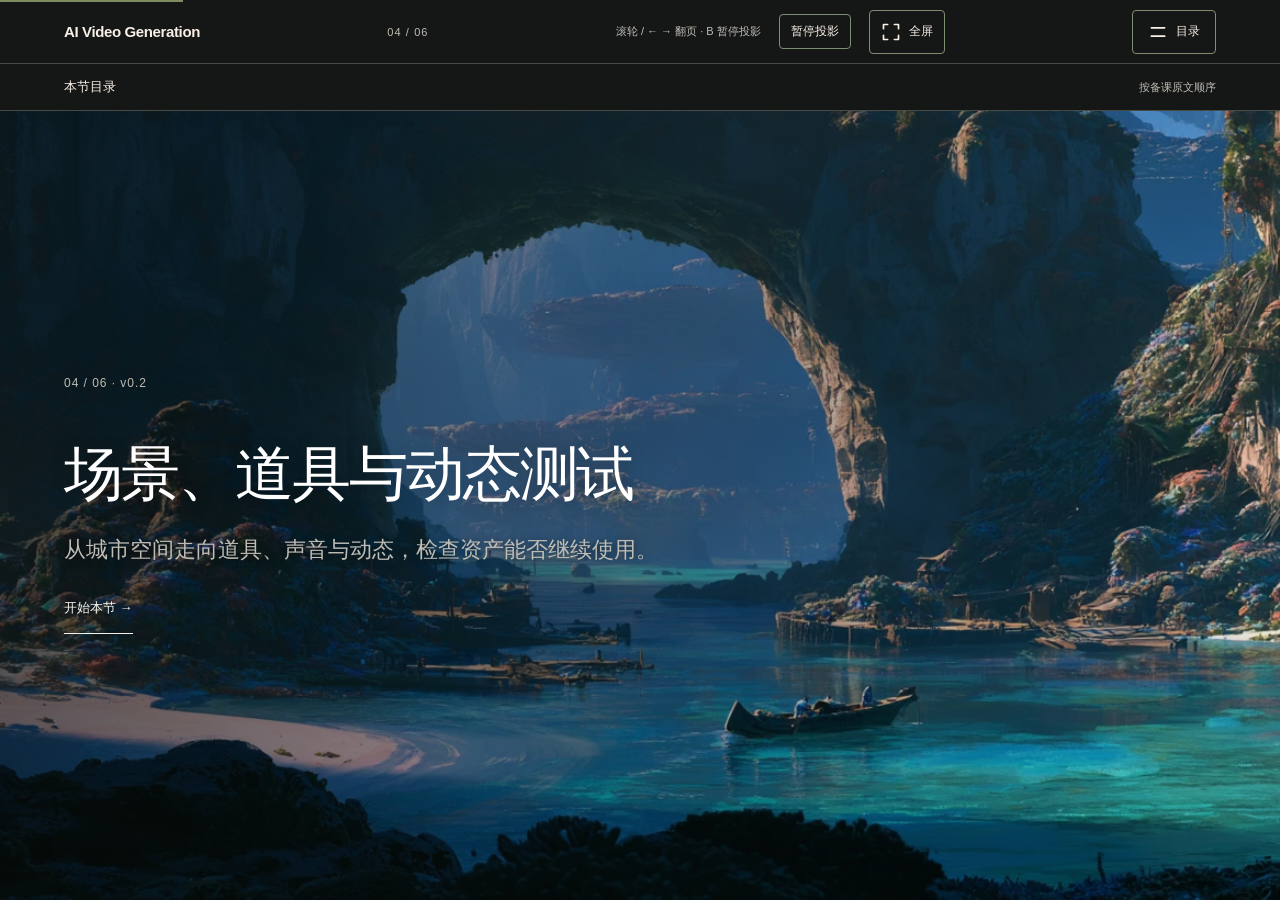
<file: lesson-04.html>
<!doctype html><html lang="zh-CN"><head><meta charset="utf-8"><meta name="viewport" content="width=device-width,initial-scale=1"><title>第4节 · 场景、道具与动态测试 | AI Video Generation</title><meta name="course-build" content="V02-PRESENTATION-TOPICS"><link rel="stylesheet" href="v6.css"><link rel="stylesheet" href="v7.css"><link rel="stylesheet" href="classroom.css?v=entry-fast-20261010"><script src="v6.js" defer></script><script src="classroom-deck.js?v=entry-fast-20261010" defer></script><script src="classroom.js?v=entry-fast-20261010" defer></script></head><body class="lesson-page canonical-page source-ordered topic-presentation"><a class="skip" href="#main">跳到正文</a><header class="topbar"><a class="logo" href="index.html#directory">AI Video Generation</a><span class="top-note">04 / 06</span><span class="classroom-hint">滚轮 / ← → 翻页 · B 暂停投影</span><button class="teaching-control" type="button" data-blackout>暂停投影</button><button class="pill menu-open" type="button" hidden>全部课程</button></header><dialog class="directory-dialog"><div class="topbar"><span class="logo">六节课程</span><button class="pill menu-close">关闭 ×</button></div><nav class="chapter-rail"><a class="chapter-card" href="lesson-01.html#overview"><span class="card-number">01</span><div class="card-title"><h2>AI使用与自主学习</h2><span class="lesson-summary">明确方向，寻找参考，让生成建立在有依据的选择上。</span></div><span class="card-arrow drawn-arrow" aria-hidden="true"></span></a><a class="chapter-card" href="lesson-02.html#overview"><span class="card-number">02</span><div class="card-title"><h2>角色设计与动态展示</h2><span class="lesson-summary">从五人群像出发，连接参考、提示词、生成筛选与动态展示。</span></div><span class="card-arrow drawn-arrow" aria-hidden="true"></span></a><a class="chapter-card" href="lesson-03.html#overview"><span class="card-number">03</span><div class="card-title"><h2>短片角色与CG定版</h2><span class="lesson-summary">分阶段确定脸部、服装与CG质感，形成可继续制作的角色资产。</span></div><span class="card-arrow drawn-arrow" aria-hidden="true"></span></a><a class="chapter-card" href="lesson-04.html#overview"><span class="card-number">04</span><div class="card-title"><h2>场景、道具与动态测试</h2><span class="lesson-summary">从城市空间走向道具、声音与动态，检查资产能否继续使用。</span></div><span class="card-arrow drawn-arrow" aria-hidden="true"></span></a><a class="chapter-card" href="lesson-05.html#overview"><span class="card-number">05</span><div class="card-title"><h2>故事分镜与视频生成</h2><span class="lesson-summary">把角色与场景转成镜头任务，完成从分镜到视频结果的判断。</span></div><span class="card-arrow drawn-arrow" aria-hidden="true"></span></a><a class="chapter-card" href="lesson-06.html#overview"><span class="card-number">06</span><div class="card-title"><h2>剪辑与音乐生成</h2><span class="lesson-summary">组织镜头、调整节奏与音乐，让作品经过完整观看与复查。</span></div><span class="card-arrow drawn-arrow" aria-hidden="true"></span></a></nav></dialog><main id="main"><section class="canonical-hero course-cover-background" data-tone="dark" id="overview" style="--cover-shade:0.66"><img class="course-cover-image" src="assets/lesson-04-cover-background.webp" alt="" aria-hidden="true" fetchpriority="high"><div class="hero-kicker">04 / 06 · v0.2</div><h1>场景、道具与动态测试</h1><p class="canonical-goal">从城市空间走向道具、声音与动态，检查资产能否继续使用。</p><a class="hero-next" href="#scene-source-lesson-4-topic-1">开始本节 →</a></section><details class="lesson-outline"><summary>本节目录 <span>按备课原文顺序</span></summary><nav><a data-source-level="2" href="#scene-source-lesson-4-topic-1"><span>01</span>世界观与场景约束</a><a data-source-level="2" href="#scene-source-lesson-4-topic-2"><span>02</span>城市大全景设计</a><a data-source-level="2" href="#scene-source-lesson-4-topic-3"><span>03</span>场景修改与尺度</a><a data-source-level="2" href="#scene-source-lesson-4-topic-4"><span>04</span>道具制作方法</a><a data-source-level="2" href="#scene-source-lesson-4-topic-5"><span>05</span>角色音色</a><a data-source-level="2" href="#scene-source-lesson-4-topic-6"><span>06</span>场景动态测试</a></nav></details><section class="canonical-scene source-section topic-text-only " id="scene-source-lesson-4-topic-1" data-tone="light" data-source-level="2"><div class="topic-copy"><div class="slide-kicker">04 / 01</div><h2 class="slide-title">世界观与场景约束</h2><p class="slide-lead source-intro">从可见建筑、布局、尺度与光色出发，明确场景需要保持的关系。</p></div></section><section class="canonical-scene source-section topic-with-media " id="scene-source-lesson-4-topic-2" data-tone="dark" data-source-level="2"><div class="topic-copy"><div class="slide-kicker">04 / 02</div><h2 class="slide-title">城市大全景设计</h2><p class="slide-lead source-intro">以城市主案例分析参考、生成候选，先看空间与大形，再看光材。</p></div><div class="classroom-gallery" data-classroom-gallery><figure class="classroom-media-panel" data-classroom-panel><div class="media-stage"><img data-course-src="assets/v02-lesson-04-01.webp" alt="hf_20260911_061230_eacaaf13-1bab-4d3e-9f8b-4fe59539a5fe.png" decoding="async"></div><figcaption class="media-caption">hf_20260911_061230_eacaaf13-1bab-4d3e-9f8b-4fe59539a5fe.png</figcaption></figure></div></section><section class="canonical-scene source-section topic-with-media " id="scene-source-lesson-4-topic-3" data-tone="dark" data-source-level="2"><div class="topic-copy"><div class="slide-kicker">04 / 03</div><h2 class="slide-title">场景修改与尺度</h2><p class="slide-lead source-intro">只改一个问题，并比较医院、街道和桌面细节各自承担的信息。</p></div><div class="classroom-gallery" data-classroom-gallery><figure class="classroom-media-panel" data-classroom-panel><div class="media-stage"><img data-course-src="assets/v02-lesson-04-02.webp" alt="hf_20260911_065734_d5e88829-d0dc-4d7b-86fc-a701e0526e8e.png" decoding="async"></div><figcaption class="media-caption">hf_20260911_065734_d5e88829-d0dc-4d7b-86fc-a701e0526e8e.png</figcaption></figure><figure class="classroom-media-panel" data-classroom-panel hidden><div class="media-stage"><img data-course-src="assets/v02-lesson-04-03.webp" alt="hf_20260922_091825_ab0a9594-6e7d-4506-9da4-700efa68d61b.png" decoding="async"></div><figcaption class="media-caption">hf_20260922_091825_ab0a9594-6e7d-4506-9da4-700efa68d61b.png</figcaption></figure><figure class="classroom-media-panel" data-classroom-panel hidden><div class="media-stage"><img data-course-src="assets/v02-lesson-04-04.webp" alt="图片节点 6 - 副本.png" decoding="async"></div><figcaption class="media-caption">图片节点 6 - 副本.png</figcaption></figure><div class="media-thumbs"><button type="button" data-classroom-go="0" aria-pressed="true" aria-label="显示 hf_20260911_065734_d5e88829-d0dc-4d7b-86fc-a701e0526e8e.png"><img data-course-src="assets/v02-lesson-04-02.webp" alt="" decoding="async"></button><button type="button" data-classroom-go="1" aria-pressed="false" aria-label="显示 hf_20260922_091825_ab0a9594-6e7d-4506-9da4-700efa68d61b.png"><img data-course-src="assets/v02-lesson-04-03.webp" alt="" decoding="async"></button><button type="button" data-classroom-go="2" aria-pressed="false" aria-label="显示 图片节点 6 - 副本.png"><img data-course-src="assets/v02-lesson-04-04.webp" alt="" decoding="async"></button></div></div></section><section class="canonical-scene source-section topic-with-media " id="scene-source-lesson-4-topic-4" data-tone="dark" data-source-level="2"><div class="topic-copy"><div class="slide-kicker">04 / 04</div><h2 class="slide-title">道具制作方法</h2><p class="slide-lead source-intro">从大形、连接与材质描述独立道具，再检查局部修改是否保留结构。</p></div><div class="classroom-gallery" data-classroom-gallery><figure class="classroom-media-panel" data-classroom-panel><div class="media-stage"><img data-course-src="assets/v02-lesson-04-05.webp" alt="图片节点 1.png" decoding="async"></div><figcaption class="media-caption">图片节点 1.png</figcaption></figure><figure class="classroom-media-panel" data-classroom-panel hidden><div class="media-stage"><img data-course-src="assets/v02-lesson-04-06.webp" alt="图片节点 1 - 副本 (2).png" decoding="async"></div><figcaption class="media-caption">图片节点 1 - 副本 (2).png</figcaption></figure><figure class="classroom-media-panel" data-classroom-panel hidden><div class="media-stage"><img data-course-src="assets/v02-lesson-04-07.webp" alt="图片节点 1 - 副本 (4).png" decoding="async"></div><figcaption class="media-caption">图片节点 1 - 副本 (4).png</figcaption></figure><figure class="classroom-media-panel" data-classroom-panel hidden><div class="media-stage"><img data-course-src="assets/v02-lesson-04-08.webp" alt="图片节点 1 - 副本 (5).png" decoding="async"></div><figcaption class="media-caption">图片节点 1 - 副本 (5).png</figcaption></figure><div class="media-thumbs"><button type="button" data-classroom-go="0" aria-pressed="true" aria-label="显示 图片节点 1.png"><img data-course-src="assets/v02-lesson-04-05.webp" alt="" decoding="async"></button><button type="button" data-classroom-go="1" aria-pressed="false" aria-label="显示 图片节点 1 - 副本 (2).png"><img data-course-src="assets/v02-lesson-04-06.webp" alt="" decoding="async"></button><button type="button" data-classroom-go="2" aria-pressed="false" aria-label="显示 图片节点 1 - 副本 (4).png"><img data-course-src="assets/v02-lesson-04-07.webp" alt="" decoding="async"></button><button type="button" data-classroom-go="3" aria-pressed="false" aria-label="显示 图片节点 1 - 副本 (5).png"><img data-course-src="assets/v02-lesson-04-08.webp" alt="" decoding="async"></button></div></div></section><section class="canonical-scene source-section topic-text-only " id="scene-source-lesson-4-topic-5" data-tone="light" data-source-level="2"><div class="topic-copy"><div class="slide-kicker">04 / 05</div><h2 class="slide-title">角色音色</h2><p class="slide-lead source-intro">用同一句台词比较音色与表达，让声音符合角色当下的说话目的。</p></div></section><section class="canonical-scene source-section topic-with-media " id="scene-source-lesson-4-topic-6" data-tone="dark" data-source-level="2"><div class="topic-copy"><div class="slide-kicker">04 / 06</div><h2 class="slide-title">场景动态测试</h2><p class="slide-lead source-intro">先测环境，再测角色，定位空间、身份、接触与声音衔接的问题。</p></div><div class="classroom-gallery" data-classroom-gallery><figure class="classroom-media-panel" data-classroom-panel><div class="media-stage"><video controls playsinline preload="none" poster="assets/v02-lesson-04-09.poster.jpg" aria-label="场景视频测试 轻量展示副本"><source src="assets/v02-lesson-04-09.mp4">请打开备课原稿查看视频。</video></div><figcaption class="media-caption">场景视频测试 轻量展示副本</figcaption></figure><figure class="classroom-media-panel" data-classroom-panel hidden><div class="media-stage"><img data-course-src="assets/v02-lesson-04-10.webp" alt="场景视频测试 原视频关键帧" decoding="async"></div><figcaption class="media-caption">场景视频测试 原视频关键帧</figcaption></figure><figure class="classroom-media-panel" data-classroom-panel hidden><div class="media-stage"><video controls playsinline preload="none" poster="assets/v02-lesson-04-11.poster.jpg" aria-label="场景视频测试2 原视频"><source src="assets/v02-lesson-04-11.fast.mp4">请打开备课原稿查看视频。</video></div><figcaption class="media-caption">场景视频测试2 原视频</figcaption></figure><figure class="classroom-media-panel" data-classroom-panel hidden><div class="media-stage"><img data-course-src="assets/v02-lesson-04-12.webp" alt="场景视频测试2 原视频关键帧" decoding="async"></div><figcaption class="media-caption">场景视频测试2 原视频关键帧</figcaption></figure><div class="media-thumbs"><button type="button" data-classroom-go="0" aria-pressed="true" aria-label="显示 场景视频测试 轻量展示副本">▷</button><button type="button" data-classroom-go="1" aria-pressed="false" aria-label="显示 场景视频测试 原视频关键帧"><img data-course-src="assets/v02-lesson-04-10.webp" alt="" decoding="async"></button><button type="button" data-classroom-go="2" aria-pressed="false" aria-label="显示 场景视频测试2 原视频">▷</button><button type="button" data-classroom-go="3" aria-pressed="false" aria-label="显示 场景视频测试2 原视频关键帧"><img data-course-src="assets/v02-lesson-04-12.webp" alt="" decoding="async"></button></div></div></section></main><div class="reading-progress"></div></body></html>
</file>
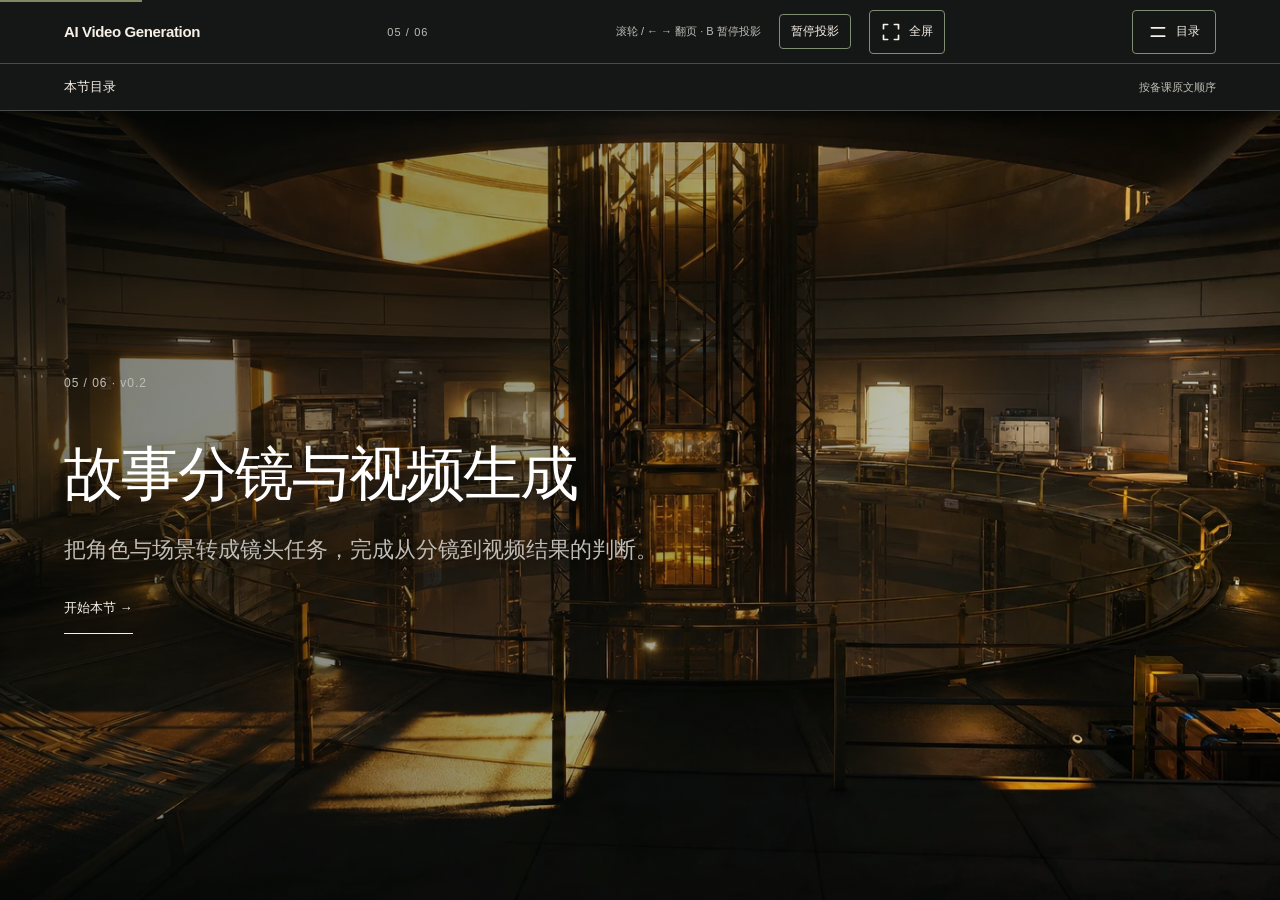
<file: lesson-05.html>
<!doctype html><html lang="zh-CN"><head><meta charset="utf-8"><meta name="viewport" content="width=device-width,initial-scale=1"><title>第5节 · 故事分镜与视频生成 | AI Video Generation</title><meta name="course-build" content="V02-PRESENTATION-TOPICS"><link rel="stylesheet" href="v6.css"><link rel="stylesheet" href="v7.css"><link rel="stylesheet" href="classroom.css?v=entry-fast-20261010"><script src="v6.js" defer></script><script src="classroom-deck.js?v=entry-fast-20261010" defer></script><script src="classroom.js?v=entry-fast-20261010" defer></script></head><body class="lesson-page canonical-page source-ordered topic-presentation"><a class="skip" href="#main">跳到正文</a><header class="topbar"><a class="logo" href="index.html#directory">AI Video Generation</a><span class="top-note">05 / 06</span><span class="classroom-hint">滚轮 / ← → 翻页 · B 暂停投影</span><button class="teaching-control" type="button" data-blackout>暂停投影</button><button class="pill menu-open" type="button" hidden>全部课程</button></header><dialog class="directory-dialog"><div class="topbar"><span class="logo">六节课程</span><button class="pill menu-close">关闭 ×</button></div><nav class="chapter-rail"><a class="chapter-card" href="lesson-01.html#overview"><span class="card-number">01</span><div class="card-title"><h2>AI使用与自主学习</h2><span class="lesson-summary">明确方向，寻找参考，让生成建立在有依据的选择上。</span></div><span class="card-arrow drawn-arrow" aria-hidden="true"></span></a><a class="chapter-card" href="lesson-02.html#overview"><span class="card-number">02</span><div class="card-title"><h2>角色设计与动态展示</h2><span class="lesson-summary">从五人群像出发，连接参考、提示词、生成筛选与动态展示。</span></div><span class="card-arrow drawn-arrow" aria-hidden="true"></span></a><a class="chapter-card" href="lesson-03.html#overview"><span class="card-number">03</span><div class="card-title"><h2>短片角色与CG定版</h2><span class="lesson-summary">分阶段确定脸部、服装与CG质感，形成可继续制作的角色资产。</span></div><span class="card-arrow drawn-arrow" aria-hidden="true"></span></a><a class="chapter-card" href="lesson-04.html#overview"><span class="card-number">04</span><div class="card-title"><h2>场景、道具与动态测试</h2><span class="lesson-summary">从城市空间走向道具、声音与动态，检查资产能否继续使用。</span></div><span class="card-arrow drawn-arrow" aria-hidden="true"></span></a><a class="chapter-card" href="lesson-05.html#overview"><span class="card-number">05</span><div class="card-title"><h2>故事分镜与视频生成</h2><span class="lesson-summary">把角色与场景转成镜头任务，完成从分镜到视频结果的判断。</span></div><span class="card-arrow drawn-arrow" aria-hidden="true"></span></a><a class="chapter-card" href="lesson-06.html#overview"><span class="card-number">06</span><div class="card-title"><h2>剪辑与音乐生成</h2><span class="lesson-summary">组织镜头、调整节奏与音乐，让作品经过完整观看与复查。</span></div><span class="card-arrow drawn-arrow" aria-hidden="true"></span></a></nav></dialog><main id="main"><section class="canonical-hero course-cover-background" data-tone="dark" id="overview" style="--cover-shade:0.54"><img class="course-cover-image" src="assets/lesson-05-cover-background.webp" alt="" aria-hidden="true" fetchpriority="high"><div class="hero-kicker">05 / 06 · v0.2</div><h1>故事分镜与视频生成</h1><p class="canonical-goal">把角色与场景转成镜头任务，完成从分镜到视频结果的判断。</p><a class="hero-next" href="#scene-source-lesson-5-topic-1">开始本节 →</a></section><details class="lesson-outline"><summary>本节目录 <span>按备课原文顺序</span></summary><nav><a data-source-level="2" href="#scene-source-lesson-5-topic-1"><span>01</span>故事节拍与镜头任务</a><a data-source-level="2" href="#scene-source-lesson-5-topic-2"><span>02</span>短段拉片</a><a data-source-level="2" href="#scene-source-lesson-5-topic-3"><span>03</span>陆川效果案例</a><a data-source-level="2" href="#scene-source-lesson-5-topic-4"><span>04</span>分镜与连续性</a><a data-source-level="2" href="#scene-source-lesson-5-topic-5"><span>05</span>生成方式与参考</a><a data-source-level="2" href="#scene-source-lesson-5-topic-6"><span>06</span>单镜头演示</a><a data-source-level="2" href="#scene-source-lesson-5-topic-7"><span>07</span>连续生成与拆段</a><a data-source-level="2" href="#scene-source-lesson-5-topic-8"><span>08</span>结果筛选与修改</a></nav></details><section class="canonical-scene source-section topic-text-only " id="scene-source-lesson-5-topic-1" data-tone="light" data-source-level="2"><div class="topic-copy"><div class="slide-kicker">05 / 01</div><h2 class="slide-title">故事节拍与镜头任务</h2><p class="slide-lead source-intro">先说明发生了什么，再决定观众需要看见的反应、接触与结果。</p></div></section><section class="canonical-scene source-section topic-text-only " id="scene-source-lesson-5-topic-2" data-tone="light" data-source-level="2"><div class="topic-copy"><div class="slide-kicker">05 / 02</div><h2 class="slide-title">短段拉片</h2><p class="slide-lead source-intro">观察《巫真》S07–S09的前因、反应与动作结果，提取可迁移的方法。</p><button type="button" class="topic-reference-button" data-reference-open="references-lesson-5-topic-2">网页参考 · 3 ↗</button><dialog class="topic-reference-dialog" id="references-lesson-5-topic-2"><header><h2>短段拉片 · 网页参考</h2><button type="button" data-reference-close aria-label="关闭网页参考">关闭 ×</button></header></dialog></div></section><section class="canonical-scene source-section topic-with-media " id="scene-source-lesson-5-topic-3" data-tone="dark" data-source-level="2"><div class="topic-copy"><div class="slide-kicker">05 / 03</div><h2 class="slide-title">陆川效果案例</h2><p class="slide-lead source-intro">观看《镜头测试2》与关键帧，区分画面事实、人物状态和故事解释。</p></div><div class="classroom-gallery" data-classroom-gallery><figure class="classroom-media-panel" data-classroom-panel><div class="media-stage"><video controls playsinline preload="none" poster="assets/lesson-5.poster.jpg" aria-label="镜头测试2 轻量展示副本"><source src="assets/lesson-5.mp4">请打开备课原稿查看视频。</video></div><figcaption class="media-caption">镜头测试2 轻量展示副本</figcaption></figure><figure class="classroom-media-panel" data-classroom-panel hidden><div class="media-stage"><img data-course-src="assets/v02-lesson-05-02.webp" alt="镜头测试2 关键帧对照" decoding="async"></div><figcaption class="media-caption">镜头测试2 关键帧对照</figcaption></figure><div class="media-thumbs"><button type="button" data-classroom-go="0" aria-pressed="true" aria-label="显示 镜头测试2 轻量展示副本">▷</button><button type="button" data-classroom-go="1" aria-pressed="false" aria-label="显示 镜头测试2 关键帧对照"><img data-course-src="assets/v02-lesson-05-02.webp" alt="" decoding="async"></button></div></div></section><section class="canonical-scene source-section topic-text-only " id="scene-source-lesson-5-topic-4" data-tone="light" data-source-level="2"><div class="topic-copy"><div class="slide-kicker">05 / 04</div><h2 class="slide-title">分镜与连续性</h2><p class="slide-lead source-intro">围绕反应、支撑与起身安排镜头，核对方向、接触、状态和光线。</p></div></section><section class="canonical-scene source-section topic-text-only " id="scene-source-lesson-5-topic-5" data-tone="light" data-source-level="2"><div class="topic-copy"><div class="slide-kicker">05 / 05</div><h2 class="slide-title">生成方式与参考</h2><p class="slide-lead source-intro">按镜头任务与实际输入能力，选择参考方式并明确每份素材的作用。</p></div></section><section class="canonical-scene source-section topic-with-media " id="scene-source-lesson-5-topic-6" data-tone="dark" data-source-level="2"><div class="topic-copy"><div class="slide-kicker">05 / 06</div><h2 class="slide-title">单镜头演示</h2><p class="slide-lead source-intro">以灰发侧脸抽帧准备短反应镜头，检查动作、身份与镜头运动。</p></div><div class="classroom-gallery" data-classroom-gallery><figure class="classroom-media-panel" data-classroom-panel><div class="media-stage"><img data-course-src="assets/v02-lesson-05-03.webp" alt="陆川 灰发状态 6点5秒 教学抽帧" decoding="async"></div><figcaption class="media-caption">陆川 灰发状态 6点5秒 教学抽帧</figcaption></figure><figure class="classroom-media-panel" data-classroom-panel hidden><div class="media-stage"><img data-course-src="assets/v02-lesson-05-04.webp" alt="陆川 手部接触地面 8点5秒 教学抽帧" decoding="async"></div><figcaption class="media-caption">陆川 手部接触地面 8点5秒 教学抽帧</figcaption></figure><div class="media-thumbs"><button type="button" data-classroom-go="0" aria-pressed="true" aria-label="显示 陆川 灰发状态 6点5秒 教学抽帧"><img data-course-src="assets/v02-lesson-05-03.webp" alt="" decoding="async"></button><button type="button" data-classroom-go="1" aria-pressed="false" aria-label="显示 陆川 手部接触地面 8点5秒 教学抽帧"><img data-course-src="assets/v02-lesson-05-04.webp" alt="" decoding="async"></button></div></div></section><section class="canonical-scene source-section topic-text-only " id="scene-source-lesson-5-topic-7" data-tone="light" data-source-level="2"><div class="topic-copy"><div class="slide-kicker">05 / 07</div><h2 class="slide-title">连续生成与拆段</h2><p class="slide-lead source-intro">根据动作复杂度和信息任务选择连续或拆段，让每段起止都可衔接。</p></div></section><section class="canonical-scene source-section topic-text-only " id="scene-source-lesson-5-topic-8" data-tone="light" data-source-level="2"><div class="topic-copy"><div class="slide-kicker">05 / 08</div><h2 class="slide-title">结果筛选与修改</h2><p class="slide-lead source-intro">完整播放后检查叙事、动作与连续性，标出问题位置并只改一项。</p></div></section></main><div class="reading-progress"></div></body></html>
</file>
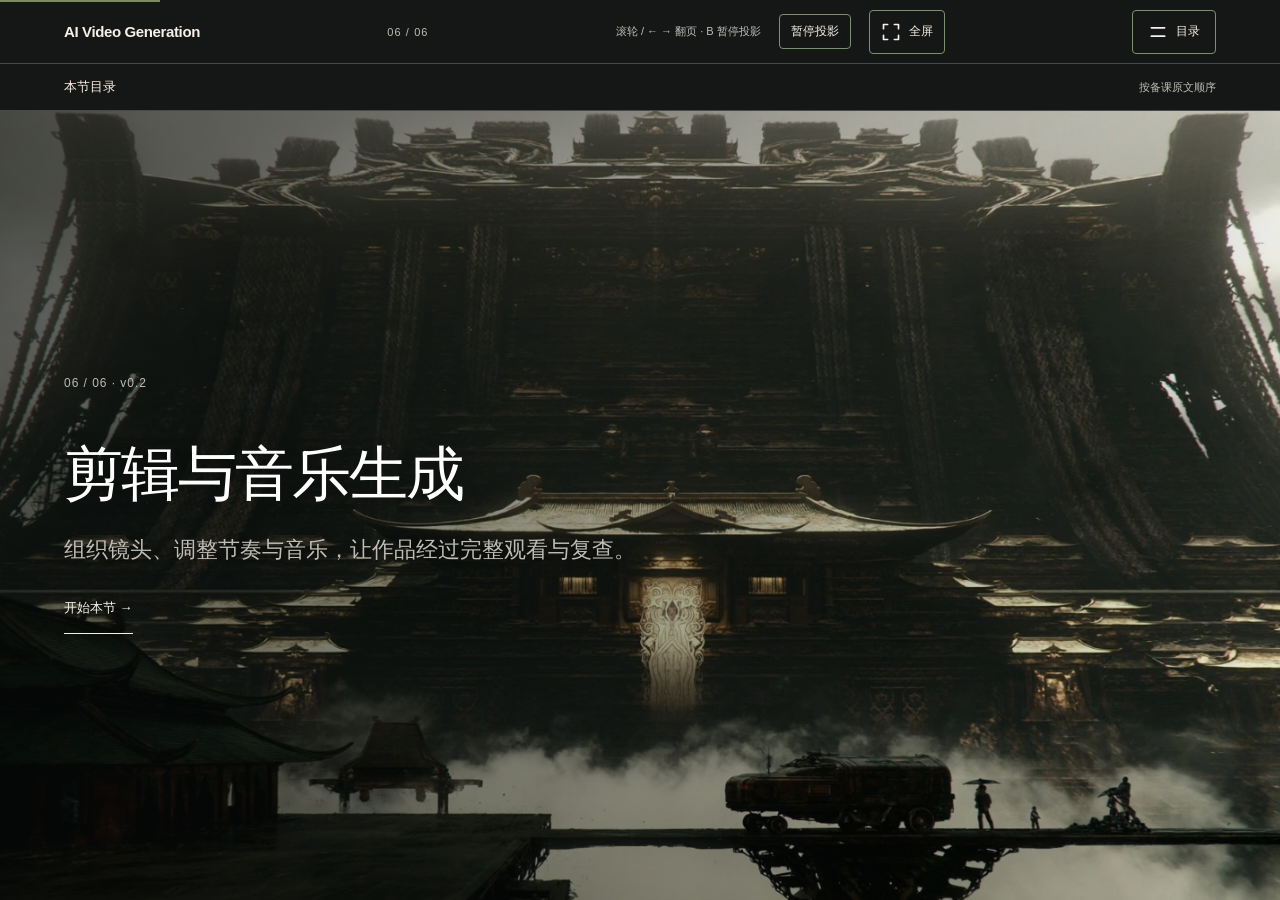
<file: lesson-06.html>
<!doctype html><html lang="zh-CN"><head><meta charset="utf-8"><meta name="viewport" content="width=device-width,initial-scale=1"><title>第6节 · 剪辑与音乐生成 | AI Video Generation</title><meta name="course-build" content="V02-PRESENTATION-TOPICS"><link rel="stylesheet" href="v6.css"><link rel="stylesheet" href="v7.css"><link rel="stylesheet" href="classroom.css?v=entry-fast-20261010"><script src="v6.js" defer></script><script src="classroom-deck.js?v=entry-fast-20261010" defer></script><script src="classroom.js?v=entry-fast-20261010" defer></script></head><body class="lesson-page canonical-page source-ordered topic-presentation"><a class="skip" href="#main">跳到正文</a><header class="topbar"><a class="logo" href="index.html#directory">AI Video Generation</a><span class="top-note">06 / 06</span><span class="classroom-hint">滚轮 / ← → 翻页 · B 暂停投影</span><button class="teaching-control" type="button" data-blackout>暂停投影</button><button class="pill menu-open" type="button" hidden>全部课程</button></header><dialog class="directory-dialog"><div class="topbar"><span class="logo">六节课程</span><button class="pill menu-close">关闭 ×</button></div><nav class="chapter-rail"><a class="chapter-card" href="lesson-01.html#overview"><span class="card-number">01</span><div class="card-title"><h2>AI使用与自主学习</h2><span class="lesson-summary">明确方向，寻找参考，让生成建立在有依据的选择上。</span></div><span class="card-arrow drawn-arrow" aria-hidden="true"></span></a><a class="chapter-card" href="lesson-02.html#overview"><span class="card-number">02</span><div class="card-title"><h2>角色设计与动态展示</h2><span class="lesson-summary">从五人群像出发，连接参考、提示词、生成筛选与动态展示。</span></div><span class="card-arrow drawn-arrow" aria-hidden="true"></span></a><a class="chapter-card" href="lesson-03.html#overview"><span class="card-number">03</span><div class="card-title"><h2>短片角色与CG定版</h2><span class="lesson-summary">分阶段确定脸部、服装与CG质感，形成可继续制作的角色资产。</span></div><span class="card-arrow drawn-arrow" aria-hidden="true"></span></a><a class="chapter-card" href="lesson-04.html#overview"><span class="card-number">04</span><div class="card-title"><h2>场景、道具与动态测试</h2><span class="lesson-summary">从城市空间走向道具、声音与动态，检查资产能否继续使用。</span></div><span class="card-arrow drawn-arrow" aria-hidden="true"></span></a><a class="chapter-card" href="lesson-05.html#overview"><span class="card-number">05</span><div class="card-title"><h2>故事分镜与视频生成</h2><span class="lesson-summary">把角色与场景转成镜头任务，完成从分镜到视频结果的判断。</span></div><span class="card-arrow drawn-arrow" aria-hidden="true"></span></a><a class="chapter-card" href="lesson-06.html#overview"><span class="card-number">06</span><div class="card-title"><h2>剪辑与音乐生成</h2><span class="lesson-summary">组织镜头、调整节奏与音乐，让作品经过完整观看与复查。</span></div><span class="card-arrow drawn-arrow" aria-hidden="true"></span></a></nav></dialog><main id="main"><section class="canonical-hero course-cover-background" data-tone="dark" id="overview" style="--cover-shade:0.68"><img class="course-cover-image" src="assets/lesson-06-cover-background.webp" alt="" aria-hidden="true" fetchpriority="high"><div class="hero-kicker">06 / 06 · v0.2</div><h1>剪辑与音乐生成</h1><p class="canonical-goal">组织镜头、调整节奏与音乐，让作品经过完整观看与复查。</p><a class="hero-next" href="#scene-source-lesson-6-topic-1">开始本节 →</a></section><details class="lesson-outline"><summary>本节目录 <span>按备课原文顺序</span></summary><nav><a data-source-level="2" href="#scene-source-lesson-6-topic-1"><span>01</span>完整观看与剪辑</a><a data-source-level="2" href="#scene-source-lesson-6-topic-2"><span>02</span>剪映粗剪</a><a data-source-level="2" href="#scene-source-lesson-6-topic-3"><span>03</span>切点与节奏</a><a data-source-level="2" href="#scene-source-lesson-6-topic-4"><span>04</span>补镜与重做</a><a data-source-level="2" href="#scene-source-lesson-6-topic-5"><span>05</span>Suno音乐生成</a><a data-source-level="2" href="#scene-source-lesson-6-topic-8"><span>06</span>导出检查</a><a data-source-level="2" href="#scene-source-lesson-6-topic-9"><span>07</span>逐格学习</a></nav></details><section class="canonical-scene source-section topic-with-media " id="scene-source-lesson-6-topic-1" data-tone="dark" data-source-level="2"><div class="topic-copy"><div class="slide-kicker">06 / 01</div><h2 class="slide-title">完整观看与剪辑</h2><p class="slide-lead source-intro">结合完整《陆川_v1》，理解镜头顺序如何安排信息、反应与等待。</p></div><div class="classroom-gallery" data-classroom-gallery><figure class="classroom-media-panel" data-classroom-panel><div class="media-stage"><video controls playsinline preload="none" poster="assets/short-film.poster.jpg" aria-label="陆川_v1 完整短片展示副本"><source src="assets/short-film.mp4">请打开备课原稿查看视频。</video></div><figcaption class="media-caption">陆川_v1 完整短片展示副本</figcaption></figure><figure class="classroom-media-panel" data-classroom-panel hidden><div class="media-stage"><img data-course-src="assets/v02-lesson-06-02.webp" alt="陆川_v1 剪辑观察关键帧" decoding="async"></div><figcaption class="media-caption">陆川_v1 剪辑观察关键帧</figcaption></figure><div class="media-thumbs"><button type="button" data-classroom-go="0" aria-pressed="true" aria-label="显示 陆川_v1 完整短片展示副本">▷</button><button type="button" data-classroom-go="1" aria-pressed="false" aria-label="显示 陆川_v1 剪辑观察关键帧"><img data-course-src="assets/v02-lesson-06-02.webp" alt="" decoding="async"></button></div></div></section><section class="canonical-scene source-section topic-text-only " id="scene-source-lesson-6-topic-2" data-tone="light" data-source-level="2"><div class="topic-copy"><div class="slide-kicker">06 / 02</div><h2 class="slide-title">剪映粗剪</h2><p class="slide-lead source-intro">选取可用区间并组织镜头，让每次导入、修剪和移动都有叙事理由。</p></div></section><section class="canonical-scene source-section topic-text-only " id="scene-source-lesson-6-topic-3" data-tone="light" data-source-level="2"><div class="topic-copy"><div class="slide-kicker">06 / 03</div><h2 class="slide-title">切点与节奏</h2><p class="slide-lead source-intro">保持其他条件一致，比较一个切点或停顿怎样改变理解与节奏。</p></div></section><section class="canonical-scene source-section topic-text-only topic-background" id="scene-source-lesson-6-topic-4" data-tone="dark" data-source-level="2" data-topic-background="assets/lesson-06-reshoot-background.png"><div class="topic-copy"><div class="slide-kicker">06 / 04</div><h2 class="slide-title">补镜与重做</h2><p class="slide-lead source-intro">先判断现有素材能否解决问题，再为缺少的信息或动作确定补镜任务。</p></div></section><section class="canonical-scene source-section topic-text-only " id="scene-source-lesson-6-topic-5" data-tone="light" data-source-level="2"><span class="topic-hash-alias" aria-hidden="true" id="scene-source-lesson-6-topic-6"></span><span class="topic-hash-alias" aria-hidden="true" id="scene-source-lesson-6-topic-7"></span><div class="topic-copy"><div class="slide-kicker">06 / 05</div><h2 class="slide-title">Suno音乐生成</h2><p class="slide-lead source-intro">明确配乐需求，完成Suno生成，再让音乐与画面节奏配合。</p><button type="button" class="topic-reference-button" data-reference-open="references-lesson-6-topic-5">网页参考 · 6 ↗</button><dialog class="topic-reference-dialog" id="references-lesson-6-topic-5"><header><h2>Suno音乐生成 · 网页参考</h2><button type="button" data-reference-close aria-label="关闭网页参考">关闭 ×</button></header><nav class="source-reference-links" aria-label="本段网页参考"><a href="https://suno.com/" target="_blank" rel="noopener"><span>Suno</span><span aria-hidden="true">↗</span></a><a href="https://help.suno.com/en/articles/13924481" target="_blank" rel="noopener"><span>Suno 官方 v6 说明</span><span aria-hidden="true">↗</span></a><a href="https://help.suno.com/en/articles/3197377" target="_blank" rel="noopener"><span>Suno 官方创作说明</span><span aria-hidden="true">↗</span></a><a href="https://help.suno.com/en/articles/2409921" target="_blank" rel="noopener"><span>官方下载步骤</span><span aria-hidden="true">↗</span></a><a href="https://help.suno.com/en/articles/13926081" target="_blank" rel="noopener"><span>格式说明</span><span aria-hidden="true">↗</span></a><a href="https://help.suno.com/en/articles/6141505" target="_blank" rel="noopener"><span>官方音乐编辑说明</span><span aria-hidden="true">↗</span></a></nav></dialog></div></section><section class="canonical-scene source-section topic-text-only " id="scene-source-lesson-6-topic-8" data-tone="light" data-source-level="2"><div class="topic-copy"><div class="slide-kicker">06 / 06</div><h2 class="slide-title">导出检查</h2><p class="slide-lead source-intro">核对画幅、30fps素材、结尾与声音接缝，再完整复看实际输出文件。</p></div></section><section class="canonical-scene source-section topic-text-only " id="scene-source-lesson-6-topic-9" data-tone="light" data-source-level="2"><div class="topic-copy"><div class="slide-kicker">06 / 07</div><h2 class="slide-title">逐格学习</h2><p class="slide-lead source-intro">在个人拉片网站记录出处、时间、观察与解释，让观看积累为方法。</p><button type="button" class="topic-reference-button" data-reference-open="references-lesson-6-topic-9">网页参考 · 1 ↗</button><dialog class="topic-reference-dialog" id="references-lesson-6-topic-9"><header><h2>逐格学习 · 网页参考</h2><button type="button" data-reference-close aria-label="关闭网页参考">关闭 ×</button></header></dialog></div></section></main><div class="reading-progress"></div></body></html>
</file>
<file: v6.css>
:root{--ink:#20241f;--paper:#eeeee7;--muted:#656c61;--line:#c9cec3;--accent:#c4d09e}*{box-sizing:border-box}html{scroll-behavior:smooth;scroll-padding-top:100px}body{margin:0;font-family:Arial,'PingFang SC','Microsoft YaHei',sans-serif;color:var(--ink);background:var(--paper);-webkit-font-smoothing:antialiased}a{color:inherit;text-decoration:none}button{font:inherit;cursor:pointer}a:focus-visible,button:focus-visible,summary:focus-visible{outline:3px solid #89945e;outline-offset:5px}img,video{max-width:100%}button[hidden],[hidden]{display:none!important}::selection{background:#c4d09e;color:#152015}.skip{position:fixed;left:20px;top:-100px;z-index:100;background:var(--accent);color:#111;padding:15px}.skip:focus{top:12px}.topbar{position:sticky;top:0;z-index:30;height:80px;display:flex;align-items:center;gap:18px;padding:0 5vw;border-bottom:1px solid var(--line);background:var(--paper)}.logo{font-size:15px;font-weight:bold;letter-spacing:-.025em;white-space:nowrap}.top-note{font-size:11px;letter-spacing:.1em;color:var(--muted);margin-left:auto}.pill,.header-index{display:inline-flex;align-items:center;gap:10px;border:1px solid var(--line);border-radius:4px;padding:10px 15px;background:transparent;color:inherit;font-size:12px}.home-link{margin-left:auto}.menu-open{border-color:var(--ink)}.index-page{background:#141713;color:#eff0e9}.index-page .topbar{background:#141713;border-color:#373c33;color:#eff0e9}.header-index{margin-left:auto;border-color:#68715d}.home-introduction{padding:65px 5vw 60px;max-width:1680px;margin:auto}.home-eyebrow{font-size:11px;letter-spacing:.15em;color:#bec8b0;margin-bottom:32px}.home-introduction h1{font-size:clamp(58px,10.8vw,184px);font-weight:400;line-height:.89;letter-spacing:-.065em;margin:0 0 45px;overflow-wrap:normal}.title-dot{color:#bdcb9a}.home-summary{display:grid;grid-template-columns:1fr 2fr;gap:40px;border-top:1px solid #4a5242;padding-top:28px;align-items:start}.course-count{font-size:12px;line-height:1.9;color:#b7c2a8;letter-spacing:.06em}.home-summary p{font-size:clamp(18px,1.75vw,28px);line-height:1.8;max-width:930px;margin:0}.home-actions{display:flex;gap:30px;align-items:center;flex-wrap:wrap;margin-top:34px;font-size:13px}.home-actions>a:not(.primary-action){border-bottom:1px solid #8b967d;padding-bottom:8px}.primary-action{background:#d8e1c1;color:#182111;padding:16px 23px;display:flex;gap:50px}.replay-opening{margin-left:auto;border:0;border-bottom:1px solid #8b967d;color:#c4cdb7;background:none;font-size:12px;padding:10px 0}.directory-section{padding:45px 5vw 65px;max-width:1680px;margin:auto}.directory-heading{display:flex;justify-content:space-between;align-items:center;margin-bottom:24px}.directory-heading h2{font-weight:400;font-size:28px;margin:0}.directory-heading>span{font-size:11px;letter-spacing:.15em;color:#b9c4aa}.chapter-rail{display:block;width:100%;min-width:0;overflow:visible}.chapter-card{display:grid;grid-template-columns:55px minmax(0,1fr) 34px;gap:25px;align-items:center;border-top:1px solid #4a5143;padding:30px 8px;transition:background .2s}.chapter-card:last-child{border-bottom:1px solid #4a5143}.chapter-card:hover,.chapter-card:focus-visible{background:#ffffff08}.card-number{font-size:13px;color:#acb99b}.card-title p{font-size:10px;letter-spacing:.13em;color:#a8b898;margin:0 0 10px}.card-title h2{font-size:clamp(23px,2.35vw,37px);line-height:1.4;font-weight:400;margin:0;letter-spacing:-.025em;overflow-wrap:anywhere}.card-arrow{font-size:27px;font-weight:400}.directory-dialog{position:fixed;inset:0;margin:0;width:100%;max-width:none;height:100svh;max-height:none;border:0;padding:0;background:#141713;color:#eff0e9;overflow:auto;overscroll-behavior:contain}.directory-dialog::backdrop{background:#141713}.directory-dialog .topbar{position:sticky;background:#141713;border-color:#4a5143;color:#eff0e9}.directory-dialog .menu-close{margin-left:auto;color:inherit;border-color:#7c876e}.dialog-title{font-size:36px;padding:40px 6vw 20px}.directory-dialog .chapter-rail{padding:0 6vw 50px}.canonical-hero{max-width:1380px;margin:auto;padding:55px 6vw 55px;position:relative}.hero-kicker{display:flex;justify-content:space-between;gap:20px;font-size:11px;color:var(--muted);letter-spacing:.08em;margin-bottom:45px}.canonical-hero h1{font-size:clamp(38px,4.7vw,77px);font-weight:400;letter-spacing:-.035em;line-height:1.25;margin:0 0 30px;max-width:1200px}.canonical-goal{font-size:clamp(19px,1.65vw,27px);line-height:1.85;max-width:1050px;color:#545c4e}.canonical-goal strong{font-weight:400;color:var(--ink)}.hero-next{display:inline-block;margin-top:28px;font-size:13px;border-bottom:1px solid var(--ink);padding-bottom:8px}.lesson-outline{border-top:1px solid var(--line);border-bottom:1px solid var(--line);margin:0 auto 25px;max-width:1210px;padding:0 25px}.lesson-outline summary{list-style:none;display:flex;justify-content:space-between;gap:25px;padding:22px 0;cursor:pointer;font-size:16px}.lesson-outline summary::-webkit-details-marker{display:none}.lesson-outline summary span{font-size:11px;color:var(--muted)}.lesson-outline nav{display:grid;grid-template-columns:1fr 1fr;gap:0 40px;padding-bottom:25px}.lesson-outline nav a{display:flex;gap:18px;padding:14px 0;font-size:15px;line-height:1.6;border-top:1px solid var(--line)}.lesson-outline nav a span{color:var(--muted);font-size:12px;padding-top:2px}.canonical-scene{min-height:calc(78svh - 80px);display:flex;flex-direction:column;justify-content:center;max-width:1380px;margin:auto;padding:0 6vw}.scene-inner{padding:65px 0;min-width:0}.source-statement{font-size:clamp(29px,3.7vw,57px);font-weight:400;line-height:1.55;letter-spacing:-.03em;max-width:1190px;margin:0}.source-headline{font-size:clamp(35px,4vw,64px);font-weight:400;line-height:1.35;letter-spacing:-.025em;margin:0;max-width:1120px}.source-explanation{font-size:clamp(21px,1.95vw,30px);line-height:1.9;color:#535c4c;max-width:1110px;margin:28px 0 0}.source-explanation strong,.source-statement strong{font-weight:500}.canonical-scene:has(.divider){min-height:0;border-top:1px solid var(--line);margin-top:35px}.divider{padding-top:50px;padding-bottom:15px}.section-title{font-size:clamp(32px,3.9vw,61px);font-weight:400;line-height:1.4;letter-spacing:-.025em;margin:0;max-width:1200px}.canonical-scene:has(.divider)+.canonical-scene .scene-inner{padding-top:30px}.resources-scene h2{font-size:38px;font-weight:400;margin:0 0 30px}.canonical-links>div{font-size:20px;line-height:1.8;padding:20px 0;border-top:1px solid var(--line);overflow-wrap:anywhere}.canonical-links a{text-decoration:underline;text-underline-offset:5px}.sequence-heading{font-size:clamp(27px,3vw,45px);margin-bottom:28px}.sequence-panel{display:grid;grid-template-columns:55px 1fr;gap:20px;padding:25px 0;border-top:1px solid var(--line)}.sequence-number{font-size:14px;color:var(--muted);padding-top:10px}.sequence-panel>div{font-size:clamp(25px,2.9vw,45px);line-height:1.65;max-width:1100px}.sequence-ready .sequence-panel{display:none;min-height:250px;border-top:0;align-items:center}.sequence-ready .sequence-panel.active{display:grid}.sequence-buttons{display:flex;gap:12px;flex-wrap:wrap;margin-top:25px}.sequence-buttons button{width:48px;height:44px;border:1px solid #919c86;border-radius:4px;background:transparent;color:var(--ink);font-size:13px}.sequence-buttons button[aria-pressed=true]{background:#20281b;color:#f1f4e9;border-color:#20281b}.case-scroll{background:#e4e7db;border-top:1px solid #c7ccbd;border-bottom:1px solid #c7ccbd;margin:35px 0}.case-pin{position:static;height:auto;min-height:0}.case-canvas{width:100%;max-width:1380px;margin:auto;padding:40px 6vw 28px;clip-path:none!important}.case-heading{font-size:clamp(23px,2.2vw,34px);line-height:1.5;margin-bottom:24px}.case-media-content{opacity:1!important;min-width:0}.case-media-content>video{width:100%;height:auto;max-height:62svh;background:#111;display:block;object-fit:contain}.media-gallery{max-width:1140px;margin:auto}.gallery-panel{margin:0 0 25px}.gallery-panel img{display:block;width:100%;height:50svh;min-height:280px;object-fit:contain;background:#161916}.gallery-panel figcaption{text-align:center;font-size:16px;padding-top:13px}.gallery-ready .gallery-panel{display:none;margin-bottom:0}.gallery-ready .gallery-panel.active{display:block}.gallery-controls{display:flex;justify-content:center;gap:12px;flex-wrap:wrap;margin-top:20px}.gallery-controls button{border:1px solid #8b967e;border-radius:4px;background:none;color:var(--ink);padding:10px 20px;font-size:13px}.gallery-controls button[aria-pressed=true]{background:#20281b;color:#f1f4e9;border-color:#20281b}.case-caption{font-size:clamp(18px,1.7vw,26px);line-height:1.85;max-width:1090px;margin:22px auto 0;color:#48533d}.scene-nav{display:flex;justify-content:space-between;align-items:center;gap:20px;font-size:11px;padding:24px 0 0;color:#4f5b44}.scene-nav>span{font-size:10px}.scene-nav a{padding:7px 0;border-bottom:1px solid #879479}.case-position,.shared-dot,.scene-line,.scene-meta,.chapter-shape,.hero-geometry{display:none}.case-placeholder{max-width:1210px;margin:20px auto 30px;padding:0 25px}.case-placeholder .case-canvas{display:grid;grid-template-columns:135px 1fr;gap:15px;padding:22px;border:1px dashed #a8b29c;background:#e6e9dd;color:#5a654e}.case-placeholder .case-heading{font-size:12px;line-height:1.8;margin:0}.case-placeholder .case-caption{font-size:16px;line-height:1.8;margin:0;color:#5a654e}.case-placeholder .case-media-content,.case-placeholder .scene-nav{display:none}.chapter-pagination{display:grid;grid-template-columns:1fr 1fr;max-width:1380px;margin:60px auto 0;border-top:1px solid var(--line)}.chapter-pagination a{padding:40px 6vw;display:flex;flex-direction:column;gap:20px}.chapter-pagination a+a{border-left:1px solid var(--line)}.chapter-pagination span{font-size:12px;color:var(--muted)}.chapter-pagination strong{font-size:clamp(24px,2.6vw,38px);font-weight:400;line-height:1.45}.lesson-footer{display:flex;justify-content:space-between;gap:20px;padding:30px 5vw;font-size:10px;letter-spacing:.08em;border-top:1px solid var(--line)}.index-page .lesson-footer{border-color:#3f4737;color:#b7c2a8}.reading-progress{position:fixed;top:0;left:0;height:2px;background:#7e8a62;width:0;z-index:50;pointer-events:none}@media(max-width:800px){.topbar{height:70px;padding:0 5vw;gap:10px}.top-note{display:none}.home-link{font-size:10px}.menu-open{font-size:10px}.home-introduction{padding-top:50px}.home-summary{grid-template-columns:1fr;gap:20px}.course-count br{display:none}.course-count{display:flex;gap:20px}.home-actions{gap:23px}.replay-opening{margin-left:0}.chapter-card{grid-template-columns:35px minmax(0,1fr) 25px;gap:15px;padding:27px 0}.canonical-scene{min-height:0}.source-statement{font-size:34px}.source-headline{font-size:40px}.source-explanation{font-size:23px}.canonical-hero h1{font-size:44px}.lesson-outline{margin-left:5vw;margin-right:5vw;padding:0}.lesson-outline nav{grid-template-columns:1fr}.sequence-panel>div{font-size:31px}.case-placeholder{margin-left:5vw;margin-right:5vw;padding:0}.gallery-panel img{height:48svh}.directory-dialog .chapter-rail{padding:0 5vw 40px}}@media(max-width:500px){html{scroll-padding-top:85px}.logo{font-size:12px}.header-index{font-size:10px;padding:9px 12px}.home-introduction{padding-top:40px;padding-bottom:45px}.home-eyebrow{font-size:8px;margin-bottom:27px}.home-introduction h1{font-size:clamp(43px,10.5vw,58px);line-height:.98;margin-bottom:33px}.home-summary p{font-size:18px;line-height:1.85}.home-actions{font-size:12px;gap:25px 20px}.primary-action{padding:15px 20px;gap:35px}.directory-section{padding-top:30px}.directory-heading h2{font-size:23px}.card-title h2{font-size:21px}.card-title p{font-size:8px;line-height:1.6;letter-spacing:.09em}.card-number{font-size:11px}.card-arrow{font-size:22px}.canonical-hero{padding-top:35px;padding-bottom:35px}.hero-kicker{font-size:9px;line-height:1.7;margin-bottom:30px;flex-wrap:wrap}.canonical-hero h1{font-size:34px;line-height:1.35}.canonical-goal{font-size:18px}.home-link{display:none}.menu-open{margin-left:auto}.scene-inner{padding:42px 0}.source-statement{font-size:28px;line-height:1.65}.source-headline{font-size:32px;line-height:1.4}.source-explanation{font-size:20px;line-height:1.85}.section-title{font-size:30px}.divider{padding-top:35px;padding-bottom:10px}.sequence-panel{grid-template-columns:25px 1fr;gap:13px}.sequence-panel>div{font-size:26px}.sequence-number{font-size:11px}.sequence-ready .sequence-panel{min-height:290px}.resources-scene h2{font-size:30px}.canonical-links>div{font-size:18px}.case-canvas{padding:30px 5vw 25px}.case-heading{font-size:23px}.case-caption{font-size:18px}.gallery-panel img{height:45svh;min-height:230px}.gallery-controls{gap:8px}.gallery-controls button{font-size:11px;padding:9px 13px}.case-placeholder .case-canvas{grid-template-columns:1fr;gap:8px;padding:18px}.case-placeholder .case-caption{font-size:15px}.chapter-pagination a{padding:30px 5vw}.chapter-pagination strong{font-size:21px}.lesson-footer{font-size:8px;line-height:1.6}.dialog-title{font-size:28px}.scene-nav{font-size:10px}}@media(prefers-reduced-motion:reduce){html{scroll-behavior:auto}*{transition:none!important;animation:none!important}}

.opening-dialog{position:fixed;inset:0;width:100vw;max-width:none;height:100svh;max-height:none;margin:0;padding:0;border:0;overflow:hidden;background:#f3f3ef;color:#111}.opening-dialog::backdrop{background:#f3f3ef}.opening-stage{position:absolute;inset:0;overflow:hidden;background:#f3f3ef}.opening-skip{position:absolute;right:30px;top:26px;z-index:10;border:1px solid currentColor;border-radius:40px;padding:12px 18px;background:transparent;color:#fff;mix-blend-mode:difference;font-size:12px;cursor:pointer}.opening-ball{position:absolute;left:calc(50% - 8px);top:calc(50% - 8px);height:16px;width:16px;border-radius:50%;background:#111;animation:opening-bounce .5s cubic-bezier(.25,.1,.4,1) infinite alternate}.opening-baseline{position:absolute;left:calc(50% - 18px);top:calc(50% + 34px);height:1px;width:36px;background:#111}.opening-circle{display:none;position:absolute;left:50%;top:50%;width:16px;height:16px;background:#111;border-radius:50%;transform:translate(-50%,-50%);z-index:1}.opening-word{position:absolute;left:0;right:0;top:50%;transform:translateY(100vh);text-align:center;color:white;mix-blend-mode:difference;font-family:Arial,sans-serif;font-size:clamp(75px,16vw,250px);font-weight:400;line-height:1;letter-spacing:-.06em;z-index:2}.opening-dialog[data-phase="1"] .opening-stage,.opening-dialog[data-phase="3"] .opening-stage{background:#f3f3ef}.opening-dialog[data-phase="2"] .opening-stage{background:#111}.opening-dialog[data-phase] .opening-ball,.opening-dialog[data-phase] .opening-baseline{display:none}.opening-dialog[data-phase] .opening-circle{display:block}.opening-dialog[data-phase="2"] .opening-circle{background:#f3f3ef}.opening-dialog .opening-circle.play{animation:opening-expand .92s cubic-bezier(.38,0,.35,1) both}.opening-dialog .opening-word.play{animation:opening-word-rise .92s cubic-bezier(.2,.65,.3,1) both}@keyframes opening-bounce{from{transform:translateY(-24px) scale(.9,1.05)}to{transform:translateY(28px) scale(1.1,.9)}}@keyframes opening-expand{0%{width:16px;height:16px}80%,100%{width:240vmax;height:240vmax}}@keyframes opening-word-rise{0%{transform:translateY(70vh)}35%,72%{transform:translateY(-50%)}100%{transform:translateY(-125vh)}}
@media(prefers-reduced-motion:reduce){.opening-dialog{display:none!important}}

.drawn-arrow{position:relative;display:inline-block;width:23px;height:23px;flex-shrink:0;color:currentColor}.drawn-arrow:before{content:"";position:absolute;right:2px;top:3px;width:12px;height:12px;border-top:1.5px solid;border-right:1.5px solid}.drawn-arrow:after{content:"";position:absolute;left:2px;top:12px;width:22px;height:1.5px;background:currentColor;transform:rotate(-45deg);transform-origin:center}
</file>
<file: classroom.css>
/* Classroom edition: editorial rhythm, stable teaching stops. */
:root{--paper:#f0f0e9;--ink:#20251f;--muted:#60695b;--accent:#bdcb98;--line:#c9cebf}
body{font-family:Arial,'PingFang SC','Microsoft YaHei',sans-serif}
body.deck-ready{--deck-top:110px;--deck-bottom:76px}.deck-ready .topbar{height:64px}.deck-ready .deck-outline{top:64px}.deck-ready .deck-outline summary{height:46px}.deck-ready .deck-controls{justify-content:center;gap:34px;padding-right:170px}.deck-controls button{font-size:14px;min-width:110px;border-color:#7c8672}.deck-counter{min-width:86px;text-align:center}.deck-ready .deck-content{justify-content:center}.deck-ready .canonical-scene{padding:26px 6vw}.deck-ready .canonical-hero{padding:38px 6vw}.deck-ready .canonical-hero h1{font-size:clamp(38px,4.5vw,76px);line-height:1.15;max-width:18ch}.deck-ready .canonical-goal{font-size:clamp(20px,1.9vw,30px);line-height:1.55;max-width:38em}.hero-kicker{font-size:12px;letter-spacing:.08em}.slide-kicker{display:flex;align-items:center;gap:15px;margin:0 0 25px;color:var(--muted);font-size:12px;letter-spacing:.09em}.slide-kicker:before{content:'';width:28px;height:2px;background:#6f8054}.slide-title{font-size:clamp(30px,3.6vw,58px);line-height:1.23;letter-spacing:-.035em;font-weight:500;max-width:25ch;margin:0 0 28px}.slide-lead{font-size:clamp(24px,2.5vw,40px);line-height:1.45;max-width:27em;margin:0 0 30px}.teaching-points{list-style:none;padding:0;margin:0;max-width:850px}.teaching-points li{font-size:clamp(20px,1.7vw,28px);line-height:1.65;padding:12px 0 12px 24px;border-top:1px solid var(--line);position:relative}.teaching-points li:before{content:'';width:6px;height:6px;border-radius:50%;background:#75835c;position:absolute;left:0;top:29px}.slide-footer{display:flex;justify-content:space-between;gap:20px;align-items:baseline;margin-top:30px;padding-top:15px;border-top:1px solid var(--line);font-size:13px;color:var(--muted)}.slide-footer .question{font-size:17px;color:var(--ink);max-width:72ch}.source-link{font-size:11px;white-space:nowrap;text-decoration:underline;text-underline-offset:4px}.process-flow{display:grid;grid-template-columns:repeat(var(--steps,3),minmax(0,1fr));gap:25px;margin:15px 0 20px;counter-reset:step}.process-step{position:relative;border-top:2px solid #8b9778;padding:20px 0;counter-increment:step}.process-step:before{content:counter(step,decimal-leading-zero);font-size:13px;letter-spacing:.12em;color:#62704e}.process-step h3{font-size:clamp(23px,2.2vw,34px);line-height:1.3;font-weight:500;margin:24px 0 15px}.process-step p{font-size:clamp(18px,1.45vw,23px);line-height:1.65;margin:0;color:#515b49}.comparison{display:grid;grid-template-columns:1fr 1fr;margin:10px 0 20px}.comparison>section{padding:12px 35px 18px 0}.comparison>section+section{border-left:1px solid #aeb79e;padding-left:35px}.comparison h3{font-size:clamp(26px,2.5vw,40px);font-weight:500;margin:0 0 18px}.comparison p{font-size:clamp(20px,1.8vw,28px);line-height:1.65;margin:0}.media-layout{display:grid;grid-template-columns:minmax(0,1.7fr) minmax(250px,1fr);gap:38px;align-items:center}.media-layout .slide-title{font-size:clamp(26px,2.7vw,44px)}.media-layout .teaching-points li{font-size:clamp(18px,1.45vw,25px);padding-top:10px;padding-bottom:10px}.media-layout .teaching-points li:before{top:24px}.media-stage{min-width:0;background:#1c211b;position:relative;display:grid;place-items:center;overflow:hidden;border-radius:2px}.media-stage img,.media-stage video{display:block;width:100%;max-height:calc(100dvh - 300px);object-fit:contain}.media-stage img{height:100%;min-height:200px}.media-stage video{min-height:160px}.media-caption{font-size:12px;line-height:1.6;color:var(--muted);margin:10px 0 0}.media-label{display:inline-block;font-size:11px;border:1px solid #899779;padding:5px 8px;margin:0 0 15px}.media-thumbs{display:flex;flex-wrap:wrap;gap:8px;margin-top:14px}.media-thumbs button{padding:0;border:2px solid transparent;background:none;border-radius:2px;width:55px;height:55px}.media-thumbs img{width:100%;height:100%;object-fit:cover}.media-thumbs button[aria-pressed=true]{border-color:#536942}.media-thumbs button:focus-visible{outline:3px solid #748858}.classroom-question{border-left:4px solid #819366;padding:5px 0 5px 25px;font-size:clamp(22px,2.2vw,36px);line-height:1.5;max-width:34em;margin:24px 0}.exercise-layout{display:grid;grid-template-columns:1.3fr 1fr;gap:55px;align-items:start}.exercise-layout aside{border-top:2px solid #83936b;padding-top:20px}.exercise-layout aside h3{font-size:14px;font-weight:400;letter-spacing:.06em;margin:0 0 20px}.exercise-layout aside p{font-size:22px;line-height:1.65}.source-disclosure{margin-top:18px;font-size:12px;color:var(--muted)}.source-disclosure summary{cursor:pointer}.source-disclosure p{max-width:80ch;line-height:1.7}.teaching-control{border:1px solid var(--line);background:transparent;color:var(--ink);border-radius:4px;padding:8px 11px;font-size:12px}.blackout{position:fixed;inset:0;z-index:100;background:#161914;color:#c6cebc;display:grid;place-items:center}.blackout[hidden]{display:none}.blackout button{border:1px solid #59624f;background:transparent;color:#c6cebc;padding:14px 24px;border-radius:4px}.chapter-pagination .next-title{font-size:clamp(28px,3vw,48px)}.classroom-hint{font-size:11px;color:var(--muted);margin-left:auto}.home-v6 .home-introduction{padding-bottom:65px}.chapter-card .lesson-summary{display:block;font-size:15px;line-height:1.7;margin-top:13px;max-width:50em;color:#6c775f}.index-page .chapter-card .lesson-summary{color:#b6c0a8}.directory-heading p{font-size:14px;color:#afbba0}
@media(min-width:1600px){.deck-ready .canonical-scene,.deck-ready .canonical-hero{padding-left:8vw;padding-right:8vw}.media-layout{gap:60px}.slide-title{margin-bottom:40px}.process-step{padding-top:30px}}
@media(max-width:900px){.media-layout{grid-template-columns:1fr;gap:20px}.media-stage img,.media-stage video{max-height:42vh}.media-layout .slide-title{margin-bottom:15px}.process-flow{gap:20px}.process-step h3{font-size:24px}.process-step p{font-size:18px}.deck-ready .deck-controls{padding-right:160px;gap:18px}.classroom-hint{display:none}.slide-title{max-width:none}.slide-footer{margin-top:20px}.exercise-layout{gap:25px}.deck-ready .deck-content{justify-content:flex-start}.deck-ready .canonical-scene{padding-top:28px;padding-bottom:35px}}
@media(max-width:600px){body.deck-ready{--deck-top:104px;--deck-bottom:76px}.deck-ready .topbar{height:60px;gap:8px}.deck-ready .deck-outline{top:60px}.deck-ready .deck-outline summary{height:44px}.deck-ready .canonical-hero h1{font-size:34px}.deck-ready .deck-controls{padding:10px 14px;justify-content:flex-start;gap:10px}.deck-controls button{min-width:74px;padding:10px;font-size:12px}.deck-counter{min-width:64px}.comparison{grid-template-columns:1fr}.comparison>section{padding:15px 0}.comparison>section+section{padding:20px 0;border-left:0;border-top:1px solid var(--line)}.process-flow{grid-template-columns:1fr}.process-step{padding:12px 0}.process-step h3{margin:8px 0;font-size:24px}.slide-title{font-size:29px}.slide-lead{font-size:25px}.teaching-points li{font-size:20px}.exercise-layout{grid-template-columns:1fr}.slide-footer{display:block}.source-link{display:inline-block;margin-top:12px}.classroom-question{font-size:24px}.teaching-control{padding:7px;font-size:10px}.media-thumbs button{width:43px;height:43px}.deck-ready .canonical-scene{padding:25px 6vw}.slide-kicker{font-size:10px;line-height:1.6}.home-v6 .home-introduction{padding-bottom:40px}}
@media(prefers-reduced-motion:reduce){*{scroll-behavior:auto!important;animation:none!important;transition:none!important}}
.classroom-media-panel{margin:0}.media-claim{font-size:clamp(20px,1.7vw,27px);line-height:1.55;margin:0 0 20px}.hero-deliverable{margin-top:25px;border-top:1px solid var(--line);padding-top:17px;max-width:800px}.hero-deliverable>span{font-size:12px;letter-spacing:.06em;color:var(--muted)}.hero-deliverable p{font-size:20px;line-height:1.5;margin:10px 0 0}.classroom-gallery{min-width:0}.deck-ready .canonical-scene.layout-media,.deck-ready .canonical-scene.layout-compare{width:100%}
.comparison.three-way{grid-template-columns:repeat(3,minmax(0,1fr))}.compare-number{display:block;font-size:12px;letter-spacing:.1em;color:var(--muted);margin-bottom:25px}.comparison.three-way p{font-size:clamp(22px,2.1vw,34px);line-height:1.5}.process-step h3:only-child{margin-bottom:0}.media-thumbs button{color:var(--ink);font-size:23px}.classroom-media-panel[hidden]{display:none}
@media(max-width:650px){.comparison.three-way{grid-template-columns:1fr}.comparison.three-way>section+section{border-left:0;border-top:1px solid var(--line);padding-left:0}.compare-number{margin-bottom:10px}}
.media-availability{font-size:13px;line-height:1.6;color:#685f45;background:#e7e5d8;padding:10px 14px;border-left:2px solid #9e967a;max-width:80ch;margin:15px 0}
.lesson-resource-links{display:flex;gap:22px;flex-wrap:wrap;margin-top:24px;font-size:15px}.lesson-resource-links a{border-bottom:1px solid #879675;padding:8px 0}.lesson-resource-links a:hover{color:#516536}
/* Local design review: projection sizing at 1920 × 1080. */
body.deck-ready{--deck-bottom:84px}.slide-title{font-size:clamp(30px,3.2vw,64px)}.slide-lead{font-size:clamp(24px,2.5vw,48px)}.teaching-points li{font-size:clamp(20px,1.67vw,32px)}.media-layout{grid-template-columns:minmax(0,2fr) minmax(250px,1fr)}.media-layout .teaching-points li{font-size:clamp(18px,1.5vw,30px)}.media-caption{font-size:clamp(13px,1.15vw,22px)}.slide-footer .question{font-size:clamp(17px,1.3vw,24px)}.process-step p{font-size:clamp(18px,1.5vw,28px)}.hero-deliverable p{font-size:clamp(20px,1.5vw,28px)}a:focus-visible,button:focus-visible,summary:focus-visible{outline:3px solid #536942;outline-offset:5px}.media-stage video{max-height:calc(100dvh - 310px)}
@media(max-width:900px){.media-layout{grid-template-columns:1fr}.media-stage img,.media-stage video{max-height:42vh}}
@media(max-width:600px){body.deck-ready{--deck-bottom:76px}.slide-title{font-size:29px}}
.lesson-page .home-link{display:none}.lesson-page .menu-open{margin-left:auto}.deck-controls button{min-height:48px}.deck-counter{font-size:clamp(12px,1.1vw,22px)}.deck-controls button{font-size:clamp(14px,1.2vw,24px)}
@media(min-width:1600px){.deck-controls button{min-height:56px;min-width:146px}.slide-kicker{font-size:16px}.source-link{font-size:15px}}
.comparison-stage{display:grid;grid-template-columns:1fr 1fr;gap:12px}.comparison-stage>div{min-width:0}.comparison-stage img{display:block;width:100%;height:calc(100dvh - 380px);min-height:230px;max-height:560px;object-fit:contain;background:#e3e4db}.comparison-stage span{display:block;font-size:12px;line-height:1.5;margin-top:9px}.media-thumbs button:first-child{font-size:12px}
.media-stage img[role=button],.comparison-stage img[role=button]{cursor:zoom-in}.classroom-image-dialog{width:min(96vw,1800px);height:94dvh;max-width:96vw;max-height:94dvh;background:#171c16;color:#edf0e7;border:1px solid #424d38;padding:55px 20px 40px}.classroom-image-dialog::backdrop{background:#111c}.classroom-image-dialog>button{position:absolute;top:12px;right:18px;border:1px solid #7a8870;background:transparent;color:#edf0e7;padding:8px 16px;border-radius:4px}.classroom-image-dialog>img{width:100%;height:100%;object-fit:contain}.classroom-image-dialog>p{position:absolute;bottom:10px;left:20px;right:20px;text-align:center;font-size:13px;margin:0}.media-failure{font-size:15px;padding:15px;color:#f3e6bc;background:#332e21}
/* Keep teacher navigation above the platform badge on narrow screens. */
@media(max-width:600px){body.deck-ready{--deck-bottom:126px}.deck-ready .deck-controls{align-items:flex-start;padding-top:12px;padding-bottom:62px}}
/* Dark viewing and chapter pauses; light pages remain for methods and comparison. */
.deck-page{background:var(--paper);color:var(--ink)}
.deck-page[data-tone=dark],body.deck-ready[data-tone=dark]{--paper:#171c18;--ink:#edf0e7;--muted:#b3bdab;--line:#485143;--accent:#bdcb98}
body.deck-ready[data-tone=dark]{background:var(--paper);color:var(--ink)}
body.deck-ready[data-tone=dark] .topbar,body.deck-ready[data-tone=dark] .deck-outline,body.deck-ready[data-tone=dark] .deck-controls{background:var(--paper);color:var(--ink);border-color:var(--line)}
body.deck-ready[data-tone=dark] :is(.pill,.deck-controls button,.teaching-control){color:var(--ink);background:transparent;border-color:#7e8e72}
.deck-page[data-tone=dark] :is(.process-step p,.exercise-layout aside,.hero-kicker,.canonical-goal,.hero-deliverable,.media-caption,.slide-footer,.slide-kicker){color:var(--muted)}
.deck-page[data-tone=dark] .comparison-stage img{background:#252e25}.deck-page[data-tone=dark] .media-stage{background:#101510}
.deck-page[data-tone=dark] .media-label{border-color:#879a77;color:#d1ddc4}
body.deck-ready[data-tone=dark] :focus-visible{outline-color:#c4d09e}
.deck-ready .deck-track{transition:transform .62s cubic-bezier(.22,.75,.2,1)}
.fullscreen-status:not(:empty){position:fixed;z-index:80;bottom:calc(var(--deck-bottom) + 12px);left:20px;max-width:calc(100vw - 40px);padding:12px 18px;border:1px solid var(--line);background:var(--paper);color:var(--ink);font-size:14px}
@media(prefers-reduced-motion:reduce){.deck-ready .deck-track{transition:none!important}}
.deck-page[data-tone=light]{--paper:#f0f0e9;--ink:#20251f;--muted:#60695b;--line:#c9cebf;--accent:#bdcb98}
/* CANALS-informed editorial hierarchy, using platform font fallbacks.
   Reference: public d.css / d.js — 800ms chapter jump, contrasting viewing panels.
   This is discrete classroom navigation, not its continuous horizontal scroll. */
.deck-ready .deck-track{transition:transform .8s cubic-bezier(.76,0,.24,1)}
.deck-page[data-tone=dark],body.deck-ready[data-tone=dark]{--paper:#151716;--ink:#f8efe6;--muted:#bfbcb5;--line:#484b45}
.deck-page[data-tone=light]{--paper:#f8f3eb;--ink:#252522;--muted:#626259;--line:#cecec1}
.deck-ready .canonical-hero h1{font-family:Georgia,'Noto Serif CJK SC','Songti SC',serif;font-weight:400;font-size:clamp(38px,5.7vw,108px);letter-spacing:-.05em;line-height:1.12;max-width:13ch}
.slide-kicker{letter-spacing:.12em}.slide-kicker:before{background:#a83e2b;width:38px}.deck-page[data-tone=dark] .slide-kicker:before{background:#e08467}
.media-layout{grid-template-columns:minmax(0,2.35fr) minmax(260px,1fr);gap:clamp(30px,3.4vw,70px)}
.media-layout .slide-title{font-weight:400;line-height:1.28;letter-spacing:-.035em}
.media-stage{border-radius:0}.media-caption{letter-spacing:.015em}
.process-step:before,.compare-number,.deck-counter{font-family:Georgia,'Times New Roman',serif;font-variant-numeric:tabular-nums}
.deck-page.is-current .media-stage{animation:classroom-frame-in .8s cubic-bezier(.22,.75,.2,1) both}
@keyframes classroom-frame-in{from{opacity:.7;transform:translateY(10px)}to{opacity:1;transform:translateY(0)}}
@media(max-width:900px){.media-layout{grid-template-columns:1fr;gap:24px}.deck-ready .canonical-hero h1{font-size:clamp(36px,6.3vw,65px)}}
@media(max-width:600px){.fullscreen-control{font-size:10px;padding:7px}.deck-ready .topbar{padding-inline:12px;gap:6px}.deck-ready .topbar .logo{font-size:11px}.deck-ready .menu-open{font-size:11px;padding:8px}}
@media(prefers-reduced-motion:reduce){.deck-ready .deck-track{transition:none!important}.deck-page.is-current .media-stage{animation:none!important}}
.fullscreen-control,.deck-ready .menu-open{display:inline-flex;align-items:center;justify-content:center;gap:8px;min-height:44px}
.fullscreen-control svg,.deck-ready .menu-open svg{width:20px;height:20px;fill:none;stroke:currentColor;stroke-width:2;stroke-linecap:round;stroke-linejoin:round}
@media(max-width:600px){.fullscreen-control,.deck-ready .menu-open{gap:4px}.fullscreen-control svg,.deck-ready .menu-open svg{width:16px;height:16px}}
/* The course directory owns its scroll flow. Do not inherit the fixed deck header. */
body.deck-ready .directory-dialog>.topbar{position:sticky;inset:auto;top:0;width:100%;height:64px;flex-shrink:0;z-index:2;background:#141713;color:#eff0e9}
body.deck-ready .directory-dialog{scroll-padding-top:64px;overflow-y:auto;touch-action:pan-y}
body.deck-ready .directory-dialog>.chapter-rail{padding-top:12px}
@media(max-width:600px){body.deck-ready .directory-dialog>.topbar{height:60px}body.deck-ready .directory-dialog{scroll-padding-top:60px}}
/* Source-ordered brief edition: original headings, short introductions and resources. */
.source-ordered .canonical-hero{width:100%}.source-ordered .canonical-hero h1{max-width:none;font-size:clamp(32px,3.4vw,64px);line-height:1.3;letter-spacing:-.035em}
.source-section .slide-title{max-width:36ch;font-size:clamp(28px,3vw,58px);line-height:1.3;margin-bottom:24px}
.source-section[data-source-level="3"] .slide-title{font-size:clamp(27px,2.6vw,50px)}
.source-section[data-source-level="4"] .slide-title{font-size:clamp(26px,2.2vw,42px)}
.source-intro{max-width:52em;font-size:clamp(20px,1.67vw,32px);line-height:1.65;margin-bottom:26px}
.source-resources{display:grid;gap:26px;max-width:1200px;width:100%;margin-top:26px}
.source-reference-links{display:flex;flex-direction:column;width:100%;max-width:1000px;font-size:clamp(18px,1.35vw,26px)}
.source-reference-links a{display:flex;justify-content:space-between;gap:25px;padding:16px 0;border-bottom:1px solid var(--line);line-height:1.55;overflow-wrap:anywhere}
.source-reference-links a>span:last-child{flex-shrink:0}.source-reference-links a:hover{text-decoration:underline;text-underline-offset:5px}
.source-media-original{font-size:clamp(18px,1.25vw,24px);line-height:1.6}.source-media-original a{border-bottom:1px solid var(--line)}
.source-course-exit{display:flex;gap:32px;flex-wrap:wrap;margin-top:22px;font-size:18px}.source-course-exit a{padding-block:12px;border-bottom:1px solid var(--line)}
.source-ordered .deck-outline a[data-source-level="3"]{padding-left:28px}.source-ordered .deck-outline a[data-source-level="4"]{padding-left:48px}
.source-section .media-stage img,.source-section .media-stage video{max-height:65dvh;min-height:0}.source-section .media-stage img{height:auto;object-fit:contain}
@media(max-width:600px){.source-ordered .canonical-hero h1{font-size:30px}.source-resources{gap:18px}.source-reference-links{font-size:18px}.source-section .media-stage img,.source-section .media-stage video{max-height:55dvh}}
/* Wheel-first lessons: no bottom navigation or reserved footer band. */
body.deck-ready{--deck-bottom:0px}
body.deck-ready .deck-viewport{bottom:0}
body.deck-ready .deck-page{background-color:var(--paper);opacity:1}
body.deck-ready .deck-page.is-current .media-stage{animation:none;opacity:1;transform:none}
/* A stable dark chrome avoids a full-width light flash before the next panel arrives. */
body.deck-ready>.topbar,body.deck-ready>.deck-outline{background:#151716;color:#f8efe6;border-color:#484b45}
body.deck-ready .deck-track,body.deck-ready .deck-page{backface-visibility:hidden}
/* User-selected main teaching topics: one viewport, no scrolling lecture canvas. */
body.topic-presentation .deck-page{overflow:hidden;scrollbar-gutter:auto}
body.topic-presentation .deck-content{height:100%;min-height:0;display:block}
body.topic-presentation .canonical-scene,body.topic-presentation .canonical-hero{height:100%;min-height:0;box-sizing:border-box;padding:clamp(24px,4vh,54px) 5vw;overflow:visible}
body.topic-presentation .canonical-scene{display:grid;grid-template-columns:1fr;align-content:center;gap:28px}
body.topic-presentation .canonical-scene.topic-with-media{grid-template-columns:minmax(230px,.8fr) minmax(0,1.7fr);align-items:center;align-content:stretch;gap:4vw}
.topic-copy{min-width:0}.topic-copy .slide-kicker{margin-bottom:22px}.topic-copy .slide-title{font-size:clamp(28px,3.1vw,60px);margin:0 0 24px;max-width:24ch}.topic-copy .source-intro{font-size:clamp(20px,1.65vw,32px);line-height:1.55;margin:0;max-width:34em}
.topic-text-only .topic-copy{max-width:1100px}.topic-text-only .slide-title{font-size:clamp(34px,4.2vw,78px)}
.topic-reference-button{display:inline-flex;align-items:center;margin-top:26px;min-height:44px;border:1px solid var(--line);border-radius:4px;padding:8px 14px;background:transparent;color:var(--ink);font-size:clamp(14px,1.05vw,20px)}
.topic-presentation .classroom-gallery{height:100%;min-height:0;display:flex;flex-direction:column;justify-content:center;gap:10px}
.topic-presentation .classroom-media-panel:not([hidden]){display:flex;flex-direction:column;min-height:0;flex:1;gap:10px}
.topic-presentation .media-stage{flex:1;min-height:0;width:100%}
.topic-presentation .media-stage img,.topic-presentation .media-stage video{width:100%;height:100%;min-height:0;max-height:100%;object-fit:contain}
.topic-presentation .media-caption{flex:0 0 auto;margin:0;font-size:clamp(12px,1vw,19px);line-height:1.4}
.topic-presentation .media-thumbs{margin:0;flex:0 0 auto;flex-wrap:nowrap;overflow-x:auto;overflow-y:hidden;padding:4px;gap:8px;max-width:100%}
.topic-presentation .media-thumbs button{flex:0 0 46px;width:46px;height:46px;min-height:0}
.topic-presentation .canonical-hero{display:flex;flex-direction:column;justify-content:center;align-items:flex-start;gap:24px}
.topic-presentation .canonical-hero h1{font-size:clamp(34px,4.6vw,86px);line-height:1.2;margin:0;max-width:20ch}
.topic-presentation .canonical-goal{font-size:clamp(20px,1.7vw,32px);line-height:1.5;margin:0;max-width:36em}
.topic-presentation .hero-next{margin:0;min-height:44px;display:inline-flex;align-items:center}
.topic-reference-dialog{width:min(850px,92vw);max-height:85dvh;border:1px solid #484b45;border-radius:8px;padding:24px;background:#151716;color:#f8efe6;overflow:auto}
.topic-reference-dialog::backdrop{background:#000b}.topic-reference-dialog header{display:flex;gap:20px;justify-content:space-between;align-items:flex-start;position:sticky;top:-24px;background:#151716;padding:20px 0;z-index:1}.topic-reference-dialog h2{font-size:22px;line-height:1.4;margin:0}.topic-reference-dialog header button{flex-shrink:0;padding:9px 14px;border:1px solid #777;background:none;color:inherit}.topic-reference-dialog .source-reference-links{font-size:20px}.topic-reference-dialog .source-reference-links a{color:inherit;border-color:#484b45}
@media(max-width:900px){body.topic-presentation .canonical-scene.topic-with-media{grid-template-columns:1fr;grid-template-rows:auto minmax(0,1fr);gap:20px}.topic-copy .slide-kicker{margin-bottom:10px}.topic-copy .slide-title{margin-bottom:12px;font-size:clamp(26px,4.8vw,40px)}.topic-copy .source-intro{font-size:20px;line-height:1.5}.topic-reference-button{margin-top:12px}.topic-presentation .media-thumbs button{flex-basis:38px;width:38px;height:38px}.topic-presentation .media-caption{font-size:12px}.topic-presentation .classroom-gallery{gap:6px}.topic-presentation .classroom-media-panel:not([hidden]){gap:6px}}
@media(max-height:580px) and (min-width:700px){body.topic-presentation .canonical-scene.topic-with-media{grid-template-columns:minmax(230px,.8fr) minmax(0,1.7fr);grid-template-rows:minmax(0,1fr)}body.topic-presentation .canonical-scene,body.topic-presentation .canonical-hero{padding:18px 4vw}.topic-copy .slide-title{font-size:28px;margin-bottom:12px}.topic-copy .source-intro{font-size:20px}.topic-copy .slide-kicker{margin-bottom:10px}.topic-reference-button{margin-top:12px}}
@media(max-height:580px) and (min-width:550px){body.topic-presentation{--deck-top:88px}body.topic-presentation>.topbar{height:50px}body.topic-presentation>.deck-outline{top:50px}body.topic-presentation>.deck-outline summary{height:38px}body.topic-presentation .canonical-scene.topic-with-media{grid-template-columns:minmax(0,1fr) minmax(0,1.4fr);grid-template-rows:minmax(0,1fr);gap:20px}body.topic-presentation .canonical-scene,body.topic-presentation .canonical-hero{padding:14px 4vw}.topic-copy .slide-title{font-size:24px;margin-bottom:10px}.topic-copy .source-intro{font-size:18px;line-height:1.45}.topic-copy .slide-kicker{font-size:10px;margin-bottom:8px}.topic-reference-button{font-size:13px;min-height:36px;margin-top:10px;padding:6px 10px}.topic-presentation .media-thumbs button{width:32px;height:32px;flex-basis:32px}.topic-presentation .media-caption{font-size:11px}.topic-presentation .canonical-hero h1{font-size:34px}.topic-presentation .canonical-goal{font-size:20px}}
/* Leave the existing Sites edit badge over empty margin, not the last thumbnail. */
.topic-presentation .media-thumbs{padding-right:130px}
/* First-lesson reference sites requested directly on the teaching canvas. */
.topic-inline-reference-grid{display:grid;grid-template-columns:repeat(3,minmax(0,1fr));gap:14px;margin-top:32px;width:100%}
.topic-inline-reference-grid a{display:flex;align-items:center;justify-content:space-between;gap:16px;padding:22px;border:1px solid var(--line);min-height:84px;font-size:clamp(18px,1.5vw,28px);line-height:1.3;color:var(--ink);box-sizing:border-box}
.topic-inline-reference-grid a:hover{background:color-mix(in srgb,var(--ink) 6%,transparent)}.topic-inline-reference-grid a>span:last-child{flex-shrink:0}
@media(max-width:550px){.topic-inline-reference-grid{grid-template-columns:repeat(2,minmax(0,1fr));gap:8px;margin-top:20px}.topic-inline-reference-grid a{padding:12px;min-height:52px;font-size:18px;gap:8px}}
@media(max-height:580px) and (min-width:550px){.topic-inline-reference-grid{gap:8px;margin-top:14px}.topic-inline-reference-grid a{padding:10px;min-height:44px;font-size:18px}}
/* One user-selected teaching page uses their supplied scene as a full-bleed background. */
body.topic-presentation .canonical-scene.topic-background{position:relative;isolation:isolate;background:#151716;color:#fff}
.topic-background:before{content:'';position:absolute;inset:0;z-index:-1;background-image:linear-gradient(90deg,rgba(7,10,9,.84),rgba(7,10,9,.54) 45%,rgba(7,10,9,.13)),var(--topic-background);background-size:cover;background-position:center}
.topic-background .topic-copy{max-width:760px}.topic-background .slide-title{color:#fff}.topic-background .source-intro{color:#f4f4ed}.topic-background .slide-kicker{color:#ddd}.topic-background .topic-reference-button{color:#fff;border-color:#aaa;background:#15171655}
@media(max-width:600px){.topic-background:before{background-image:linear-gradient(90deg,rgba(7,10,9,.83),rgba(7,10,9,.52)),var(--topic-background);background-position:60% center}}
/* User choice: all interface text uses a sans/Chinese blackface family, preserving weights. */
body,body *,body *::before,body *::after{font-family:Arial,'PingFang SC','Noto Sans CJK SC','Source Han Sans SC','Microsoft YaHei',sans-serif!important}
/* Only the first lesson's three-image page: portrait frame instead of wide black padding. */
#scene-source-lesson-1-topic-3 .classroom-media-panel:not([hidden]){display:grid;grid-template-rows:minmax(0,1fr) auto;justify-items:center}
#scene-source-lesson-1-topic-3 .media-stage{width:auto;height:100%;max-width:100%;aspect-ratio:3/4;flex:none;justify-self:center;background:transparent}
#scene-source-lesson-1-topic-3 .media-stage img{width:100%;height:100%;object-fit:cover;object-position:center}
#scene-source-lesson-1-topic-3 .media-caption{justify-self:center}
/* Six course openings use the six user-supplied scenes in the order received. */
body.topic-presentation .canonical-hero.course-cover-background{position:relative;isolation:isolate;background:#151716;color:#fff}
.course-cover-image{position:absolute;inset:0;width:100%;height:100%;object-fit:cover;object-position:center;z-index:-2;pointer-events:none}
.course-cover-background:before{content:'';position:absolute;inset:0;z-index:-1;background:linear-gradient(90deg,rgba(7,10,9,var(--cover-shade,.65)),rgba(7,10,9,.35) 58%,rgba(7,10,9,.08))}
.topic-presentation .course-cover-background h1{color:#fff;max-width:18ch;text-shadow:0 2px 18px #0004}
.topic-presentation .course-cover-background .canonical-goal{color:#fff;max-width:32em;text-shadow:0 1px 8px #0007}
.topic-presentation .course-cover-background .hero-kicker,.topic-presentation .course-cover-background .hero-next{color:#f6f5ee}
@media(max-width:600px){.course-cover-background:before{background:linear-gradient(90deg,rgba(7,10,9,.7),rgba(7,10,9,.32))}.topic-presentation .course-cover-background h1{font-size:34px}.topic-presentation .course-cover-background .canonical-goal{font-size:20px}}
/* Sixth opening uses a CSS cover layer: intrinsic ratio is never independently scaled. */
body.topic-presentation .canonical-hero.course-cover-background:has(>.course-cover-image[src$="lesson-06-cover-background.webp"]){background-image:url(assets/lesson-06-cover-background.webp);background-size:cover;background-position:center;background-repeat:no-repeat}
.course-cover-background>.course-cover-image[src$="lesson-06-cover-background.webp"]{visibility:hidden}
.source-section{position:relative}.topic-hash-alias{position:absolute;top:0;left:0;width:0;height:0;pointer-events:none}

/* This requested background replaces only the first reference illustration. */
#scene-source-lesson-1-topic-3.topic-background .topic-copy{align-self:end;margin-bottom:3vh;max-width:760px}
#scene-source-lesson-1-topic-3.topic-background:before{background-image:linear-gradient(0deg,rgba(0,0,0,.86),rgba(0,0,0,.1) 68%),var(--topic-background);background-position:center;background-size:cover}
#scene-source-lesson-1-topic-3 .source-intro:empty{display:none}
.topic-presentation .topic-media-dialog .classroom-gallery{height:min(65dvh,640px)}
.topic-presentation .topic-media-dialog .media-stage{background:transparent}
.topic-presentation .topic-media-dialog .media-stage img{object-fit:contain}
/* Distribute the six-course directory through the available screen height. */
body.deck-ready .directory-dialog>.chapter-rail{display:grid;grid-template-rows:repeat(6,minmax(128px,1fr));min-height:calc(100dvh - 64px);padding:24px 6vw 32px;box-sizing:border-box;align-content:stretch}
body.deck-ready .directory-dialog .chapter-card{align-items:center;padding:22px 8px;min-width:0}
body.deck-ready .directory-dialog .lesson-summary{color:#b6c0a8}
@media(max-width:600px){body.deck-ready .directory-dialog>.chapter-rail{min-height:calc(100dvh - 60px);grid-template-rows:repeat(6,minmax(132px,1fr));padding:18px 5vw 28px}body.deck-ready .directory-dialog .chapter-card{grid-template-columns:28px minmax(0,1fr) 24px;gap:12px;padding:18px 0}}
/* Fast classroom paging: transform only; incoming pages remain fully opaque. */
body.deck-ready .deck-track{transition:transform 320ms cubic-bezier(.22,.75,.2,1)}
@media(prefers-reduced-motion:reduce){body.deck-ready .deck-track{transition:none!important}}
</file>
<file: home-classroom.css>
/* Original v9 home composition. v6.css supplies its title, summary, and actions.
   Only the first screen height changes; the directory remains normal document flow. */
.index-page { --cover-header-height: 80px; }
.home-introduction.home-original-cover {
  min-height: calc(100vh - var(--cover-header-height));
  min-height: calc(100svh - var(--cover-header-height));
  display: flex;
  flex-direction: column;
  justify-content: center;
}
.home-original-cover > .home-eyebrow,
.home-original-cover > h1,
.home-original-cover > .home-summary,
.home-original-cover > .home-actions { flex-shrink: 0; }
.index-page :is(a, button):focus-visible { outline: 3px solid #c4d09e; outline-offset: 6px; }
@media (max-width:800px) { .index-page { --cover-header-height: 70px; } }

/* Independent SVG implementation of overlapping circular mattes. */
.course-opening:not([open]) { display: none; }
.course-opening[open] { display: block; }
.course-opening, .course-opening::backdrop { background: #FDFCFA; color: #0C0B0B; }
.course-opening .opening-stage { background: #FDFCFA; contain: layout paint; }
.course-opening .opening-skip {
  min-height: 44px;
  font-size: 15px;
  color: #FDFCFA;
  mix-blend-mode: difference;
}
.course-opening .opening-wait {
  position: absolute;
  left: 50%; top: 50%;
  width: 2.77778vw;
  height: auto;
  transform: translate(-50%,-50%);
}
.course-opening .opening-art { position: absolute; inset: 0; display: block; width: 100%; height: 100%; opacity: 0; }
.course-opening .opening-art text {
  font-family: Arial, Helvetica, sans-serif;
  font-weight: 400;
  text-anchor: middle;
  letter-spacing: -.035em;
}
.course-opening [data-opening-disc], .course-opening [data-opening-mask] { transform-box: view-box; transform: scale(0); }
.course-opening [data-opening-text] { transform-box: view-box; }
.course-opening [data-wait-ball] { transform-origin: 44px 30px; }
.course-opening [data-wait-line] { transform-origin: 44px 134px; }
@media (min-width:480px) and (max-width:991px) { .course-opening .opening-wait { width: 5.20833vw; } }
@media (max-width:479px) {
  .course-opening .opening-wait { width: 10.66667vw; }
  .course-opening .opening-skip { top: 18px; right: 5vw; font-size: 14px; }
}
@media (prefers-reduced-motion:reduce) {
  /* JS bypasses the modal entirely, leaving the real homepage static. */
  .course-opening { display: none !important; }
}

.home-original-cover h1 [data-home-enter]{font:inherit;line-height:inherit;letter-spacing:inherit;color:inherit;text-align:inherit;display:block;background:none;border:0;padding:0;cursor:pointer}
.home-original-cover [data-home-opening-replay][hidden]{display:none}
</file>
<file: v7.css>
/* Progressive enhancement: without script the complete V6 document remains readable. */
body.deck-ready{height:100dvh;overflow:hidden;--deck-top:128px;--deck-bottom:64px}
.deck-ready .topbar{position:fixed;inset:0 0 auto;height:80px}
.deck-ready main{margin:0;padding:0}
.deck-ready .deck-viewport{position:fixed;inset:var(--deck-top) 0 var(--deck-bottom);overflow:hidden;touch-action:pan-y}
.deck-ready .deck-track{display:flex;width:100%;height:100%;transition:transform .32s cubic-bezier(.22,.7,.2,1);will-change:transform}
.deck-ready .deck-page{flex:0 0 100%;width:100%;height:100%;min-width:0;overflow-y:auto;overflow-x:hidden;overscroll-behavior:contain;scrollbar-gutter:stable;outline:none;scroll-behavior:auto}
.deck-ready .deck-content{min-height:100%;display:flex;flex-direction:column;justify-content:center}.deck-ready .deck-content>section{min-height:0;margin:0 auto;max-width:none;display:flex;flex-direction:column;justify-content:center}
.deck-ready .canonical-hero{padding:30px 6vw}
.deck-ready .hero-kicker{margin-bottom:25px}
.deck-ready .canonical-hero h1{font-size:clamp(34px,4.3vw,68px);margin-bottom:18px}
.deck-ready .canonical-goal{font-size:clamp(18px,1.55vw,25px);line-height:1.65}
.deck-ready .hero-next{align-self:flex-start;margin-top:18px}
.deck-ready .canonical-scene{padding:0 6vw;border:0;width:100%}.deck-ready .deck-content>.canonical-scene:has(.divider) .scene-inner{padding-bottom:0}.deck-ready .deck-content>.case-placeholder{margin:0;width:100%}.deck-ready .deck-content>.canonical-scene:has(.divider)+.canonical-scene .scene-inner{padding-top:20px}
.deck-ready .scene-inner{padding:32px 0;width:100%}
.deck-ready .scene-nav{display:none}
.deck-ready .case-scroll{border:0;background:#e4e7db}
.deck-ready .case-canvas{padding:24px 6vw;width:100%}
.deck-ready .case-heading{margin-bottom:16px;font-size:clamp(21px,2vw,31px)}
.deck-ready .case-media-content>video{max-height:calc(100dvh - 340px);min-height:150px}
.deck-ready .gallery-panel img{height:calc(100dvh - 370px);min-height:160px}
.deck-ready .case-caption{margin-top:15px;font-size:clamp(17px,1.6vw,23px)}
.deck-ready .gallery-controls{margin-top:12px}
.deck-ready .case-placeholder{padding:30px 6vw}
.deck-ready .case-placeholder .case-canvas{max-width:1100px;padding:30px}
.deck-ready .chapter-pagination{margin:0;min-height:calc(100% - 80px);align-content:center}
.deck-ready .lesson-footer{min-height:80px}
.deck-ready .deck-outline{position:fixed;top:80px;left:0;right:0;max-width:none;margin:0;padding:0 5vw;z-index:31;background:var(--paper);border-top:0}
.deck-ready .deck-outline summary{height:48px;align-items:center;padding:0;font-size:13px}
.deck-ready .deck-outline nav{max-height:calc(100dvh - 208px);overflow-y:auto;overscroll-behavior:contain;padding-bottom:20px}
.deck-ready .deck-controls{position:fixed;inset:auto 0 0;height:var(--deck-bottom);display:flex;justify-content:space-between;align-items:center;gap:20px;padding:10px 5vw;background:var(--paper);border-top:1px solid var(--line);z-index:32}
.deck-controls button{border:1px solid #858f7c;border-radius:4px;background:transparent;color:var(--ink);font-size:13px;padding:11px 20px;min-width:106px}
.deck-controls button:disabled{opacity:.35;cursor:default}
.deck-counter{font-size:12px;font-variant-numeric:tabular-nums;letter-spacing:.12em}
@media(max-width:800px){body.deck-ready{--deck-top:118px}.deck-ready .topbar{height:70px}.deck-ready .deck-outline{top:70px}.deck-ready .source-statement{font-size:30px}.deck-ready .source-explanation{font-size:21px}}
@media(max-width:500px){.deck-ready .canonical-hero h1{font-size:31px}.deck-ready .source-statement{font-size:27px}.deck-ready .source-explanation{font-size:20px}.deck-ready .case-placeholder .case-canvas{padding:20px}.deck-ready .case-heading{font-size:21px}.deck-controls button{font-size:12px;padding:10px 13px;min-width:90px}.deck-counter{font-size:11px}.deck-ready .deck-outline summary span{font-size:9px}}
@media(prefers-reduced-motion:reduce){.deck-ready .deck-track{transition:none;will-change:auto}}
</file>
